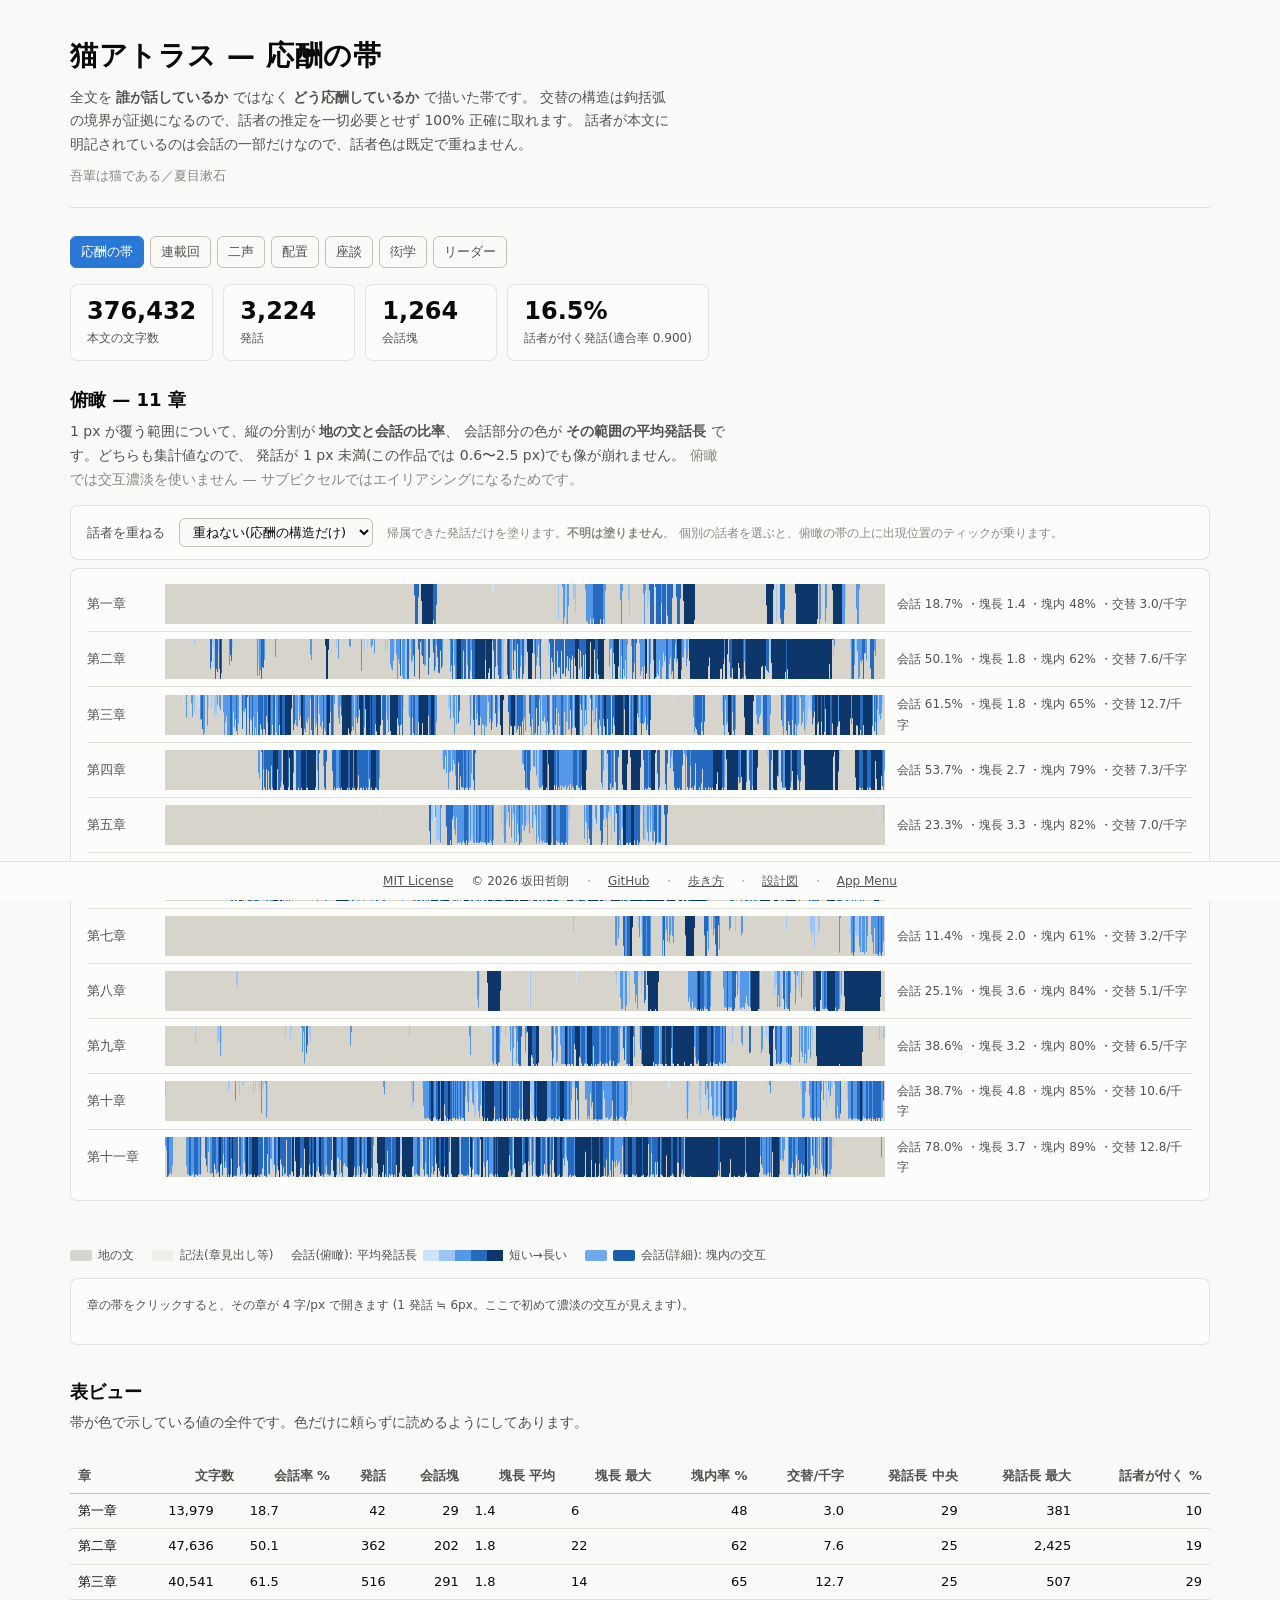
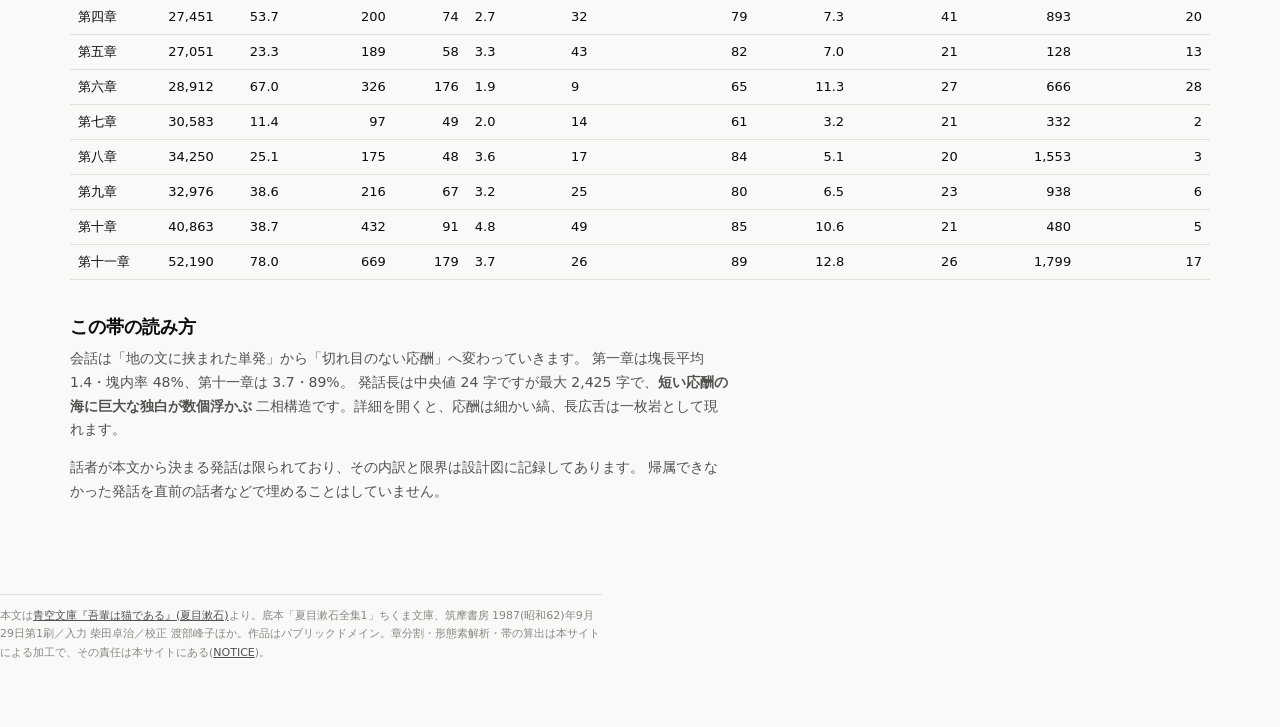
<file: web/index.html>
<!DOCTYPE html>
<html lang="ja">
<head>
<meta charset="utf-8">
<meta name="viewport" content="width=device-width, initial-scale=1">
<title>猫アトラス — 応酬の帯</title>
<meta name="description" content="夏目漱石『吾輩は猫である』一作を、地の文と会話文の直和・発話の交替構造から俯瞰する。">
<link rel="stylesheet" href="style.css">
</head>
<body>
<div class="wrap">

<header class="masthead">
  <h1>猫アトラス — 応酬の帯</h1>
  <p>全文を <strong>誰が話しているか</strong> ではなく <strong>どう応酬しているか</strong> で描いた帯です。
     交替の構造は鉤括弧の境界が証拠になるので、話者の推定を一切必要とせず 100% 正確に取れます。
     話者が本文に明記されているのは会話の一部だけなので、話者色は既定で重ねません。</p>
  <p class="work" id="work"></p>
</header>

<nav class="chapter-nav">
  <a href="index.html" aria-current="page">応酬の帯</a>
  <a href="chrono.html">連載回</a>
  <a href="futakoe.html">二声</a>
  <a href="haichi.html">配置</a>
  <a href="zadan.html">座談</a>
  <a href="gendaku.html">衒学</a>
  <a href="reader.html?ch=1">リーダー</a>
</nav>

<div class="tiles" id="tiles"></div>

<section style="margin-top:0">
  <h2>俯瞰 — 11 章</h2>
  <p class="lede">1 px が覆う範囲について、縦の分割が <strong>地の文と会話の比率</strong>、
    会話部分の色が <strong>その範囲の平均発話長</strong> です。どちらも集計値なので、
    発話が 1 px 未満(この作品では 0.6〜2.5 px)でも像が崩れません。
    <span class="muted">俯瞰では交互濃淡を使いません — サブピクセルではエイリアシングになるためです。</span></p>

  <div class="filters">
    <label for="overlay">話者を重ねる</label>
    <select id="overlay"></select>
    <span class="hint">帰属できた発話だけを塗ります。<strong>不明は塗りません</strong>。
      個別の話者を選ぶと、俯瞰の帯の上に出現位置のティックが乗ります。</span>
  </div>

  <div class="band-list" id="bands"></div>
  <div class="readout" id="readout" role="status" aria-live="polite"></div>
  <div class="legend" id="legend"></div>

  <div class="detail" id="detail"></div>
</section>

<section>
  <h2>表ビュー</h2>
  <p class="lede">帯が色で示している値の全件です。色だけに頼らずに読めるようにしてあります。</p>
  <div class="tv-wrap">
    <table class="tv">
      <thead>
        <tr>
          <th>章</th><th>文字数</th><th>会話率 %</th><th>発話</th><th>会話塊</th>
          <th>塊長 平均</th><th>塊長 最大</th><th>塊内率 %</th><th>交替/千字</th>
          <th>発話長 中央</th><th>発話長 最大</th><th>話者が付く %</th>
        </tr>
      </thead>
      <tbody id="tableBody"></tbody>
    </table>
  </div>
</section>

<section>
  <h2>この帯の読み方</h2>
  <p class="lede">
    会話は「地の文に挟まれた単発」から「切れ目のない応酬」へ変わっていきます。
    第一章は塊長平均 1.4・塊内率 48%、第十一章は 3.7・89%。
    発話長は中央値 24 字ですが最大 2,425 字で、<strong>短い応酬の海に巨大な独白が数個浮かぶ</strong>
    二相構造です。詳細を開くと、応酬は細かい縞、長広舌は一枚岩として現れます。
  </p>
  <p class="lede muted">
    話者が本文から決まる発話は限られており、その内訳と限界は設計図に記録してあります。
    帰属できなかった発話を直前の話者などで埋めることはしていません。
  </p>
</section>

</div>

<p class="attr">本文は<a href="https://www.aozora.gr.jp/cards/000148/card789.html">青空文庫『吾輩は猫である』(夏目漱石)</a>より。底本「夏目漱石全集1」ちくま文庫、筑摩書房 1987(昭和62)年9月29日第1刷／入力 柴田卓治／校正 渡部峰子ほか。作品はパブリックドメイン。章分割・形態素解析・帯の算出は本サイトによる加工で、その責任は本サイトにある(<a href="https://github.com/twill3c/neko-atlas/blob/master/NOTICE">NOTICE</a>)。</p>

<footer class="site">
  <a href="https://github.com/twill3c/neko-atlas/blob/master/LICENSE">MIT License</a>
  <span>© 2026 坂田哲朗</span>
  <span class="fsep">・</span><a href="https://github.com/twill3c/neko-atlas">GitHub</a>
  <span class="fsep">・</span><a href="https://claude.ai/code/artifact/c3048f58-cbf5-4e1b-a496-c51c121341f5">歩き方</a>
  <span class="fsep">・</span><a href="https://claude.ai/code/artifact/ae20ea82-2023-488d-8b1d-e463c3ca7f11">設計図</a>
  <span class="fsep">・</span><a href="https://app-menu-amber.vercel.app/">App Menu</a>
</footer>

<script src="band.js"></script>
</body>
</html>
</file>
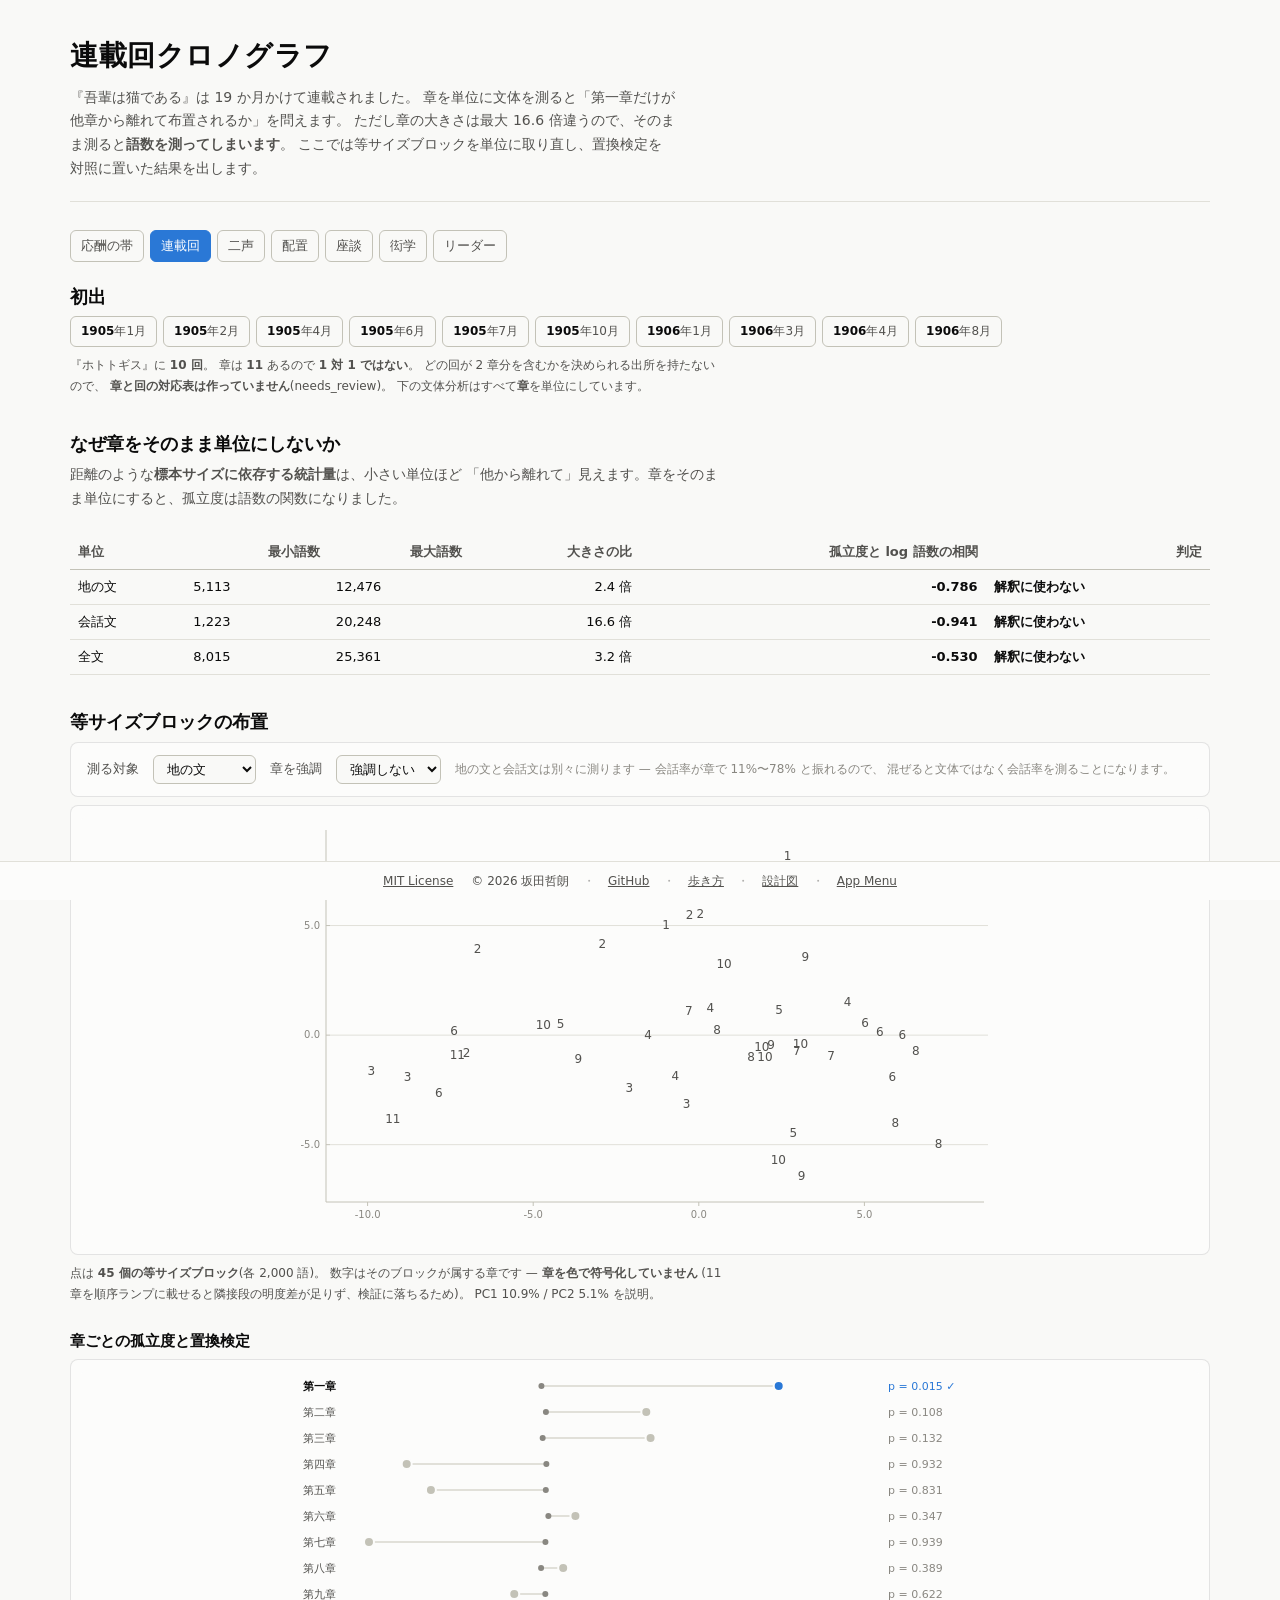
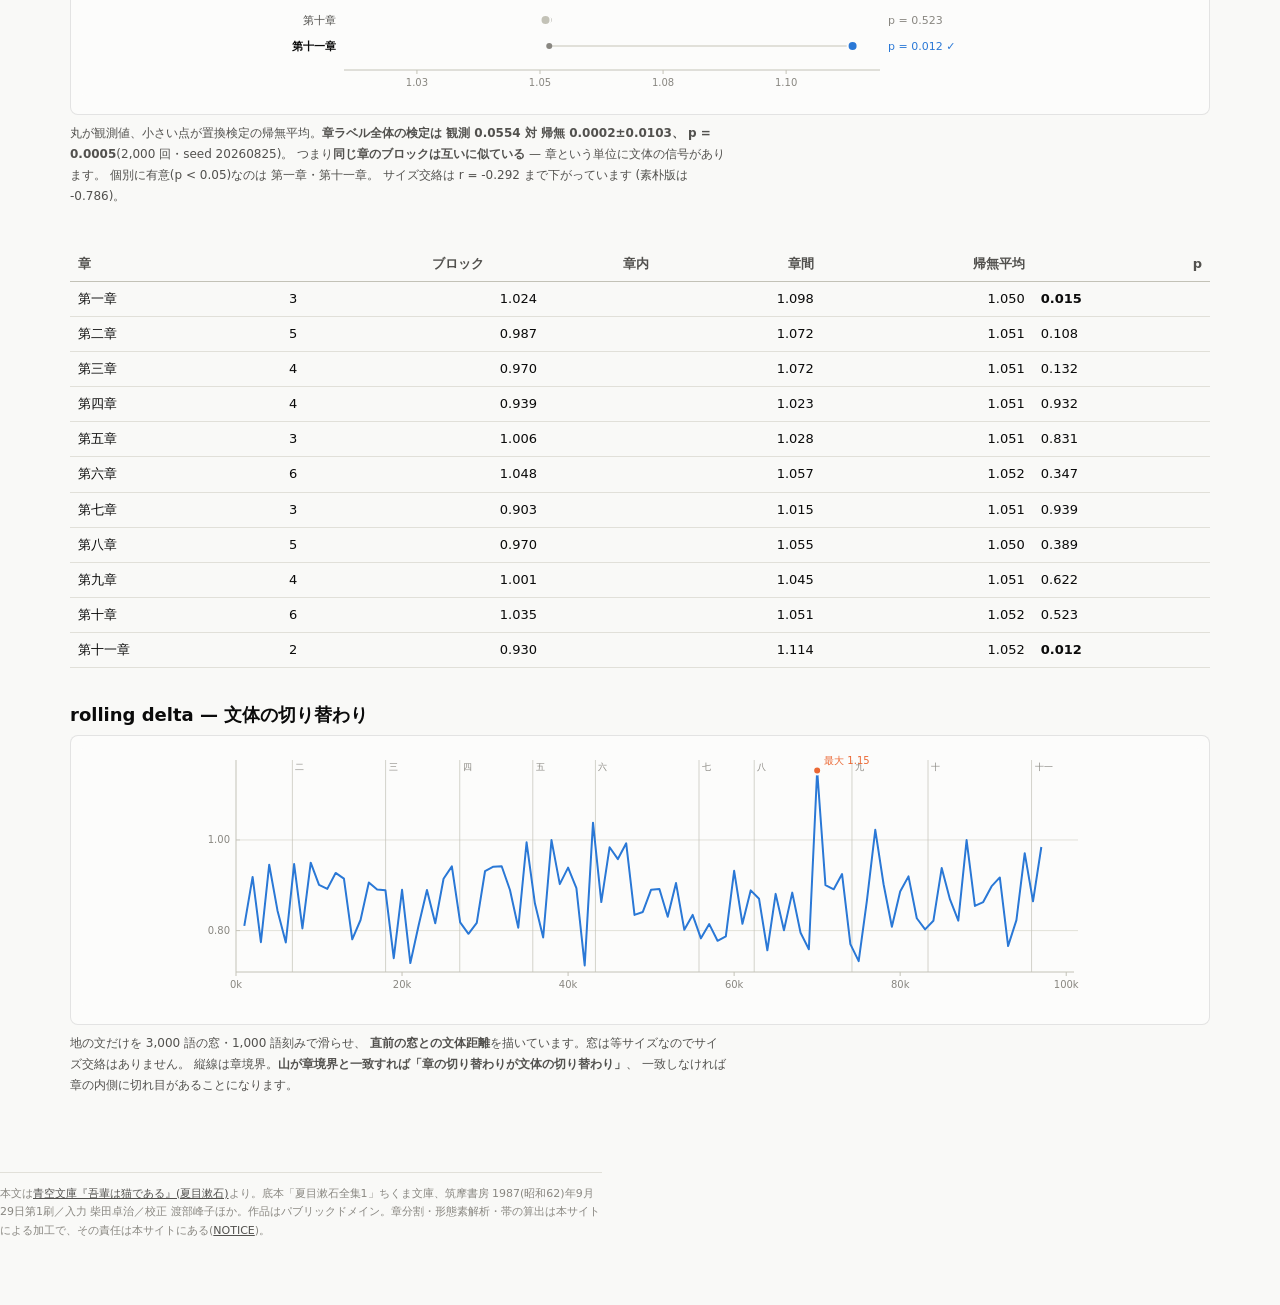
<file: web/chrono.html>
<!DOCTYPE html>
<html lang="ja">
<head>
<meta charset="utf-8">
<meta name="viewport" content="width=device-width, initial-scale=1">
<title>連載回クロノグラフ — 猫アトラス</title>
<link rel="stylesheet" href="style.css">
</head>
<body>
<div class="wrap">

<header class="masthead">
  <h1>連載回クロノグラフ</h1>
  <p>『吾輩は猫である』は 19 か月かけて連載されました。
     章を単位に文体を測ると「第一章だけが他章から離れて布置されるか」を問えます。
     ただし章の大きさは最大 16.6 倍違うので、そのまま測ると<strong>語数を測ってしまいます</strong>。
     ここでは等サイズブロックを単位に取り直し、置換検定を対照に置いた結果を出します。</p>
</header>

<nav class="chapter-nav">
  <a href="index.html">応酬の帯</a>
  <a href="chrono.html" aria-current="page">連載回</a>
  <a href="futakoe.html">二声</a>
  <a href="haichi.html">配置</a>
  <a href="zadan.html">座談</a>
  <a href="gendaku.html">衒学</a>
  <a href="reader.html?ch=1">リーダー</a>
</nav>

<section style="margin-top:20px">
  <h2>初出</h2>
  <div id="serial"></div>
</section>

<section>
  <h2>なぜ章をそのまま単位にしないか</h2>
  <p class="lede">距離のような<strong>標本サイズに依存する統計量</strong>は、小さい単位ほど
    「他から離れて」見えます。章をそのまま単位にすると、孤立度は語数の関数になりました。</p>
  <div id="naive"></div>
</section>

<section>
  <h2>等サイズブロックの布置</h2>
  <div class="filters">
    <label for="voice">測る対象</label>
    <select id="voice"></select>
    <label for="focusCh">章を強調</label>
    <select id="focusCh"></select>
    <span class="hint">地の文と会話文は別々に測ります — 会話率が章で 11%〜78% と振れるので、
      混ぜると文体ではなく会話率を測ることになります。</span>
  </div>
  <div id="scatter"></div>
  <p class="note" id="scatterNote"></p>

  <h3 style="font-size:15px;margin:24px 0 4px">章ごとの孤立度と置換検定</h3>
  <div id="isolation"></div>
  <p class="note" id="isolationNote"></p>
  <div class="readout" id="readout" role="status" aria-live="polite"></div>
  <div id="isoTable"></div>
</section>

<section>
  <h2>rolling delta — 文体の切り替わり</h2>
  <div id="rolling"></div>
  <p class="note" id="rollingNote"></p>
</section>

</div>

<p class="attr">本文は<a href="https://www.aozora.gr.jp/cards/000148/card789.html">青空文庫『吾輩は猫である』(夏目漱石)</a>より。底本「夏目漱石全集1」ちくま文庫、筑摩書房 1987(昭和62)年9月29日第1刷／入力 柴田卓治／校正 渡部峰子ほか。作品はパブリックドメイン。章分割・形態素解析・帯の算出は本サイトによる加工で、その責任は本サイトにある(<a href="https://github.com/twill3c/neko-atlas/blob/master/NOTICE">NOTICE</a>)。</p>

<footer class="site">
  <a href="https://github.com/twill3c/neko-atlas/blob/master/LICENSE">MIT License</a>
  <span>© 2026 坂田哲朗</span>
  <span class="fsep">・</span><a href="https://github.com/twill3c/neko-atlas">GitHub</a>
  <span class="fsep">・</span><a href="https://claude.ai/code/artifact/c3048f58-cbf5-4e1b-a496-c51c121341f5">歩き方</a>
  <span class="fsep">・</span><a href="https://claude.ai/code/artifact/ae20ea82-2023-488d-8b1d-e463c3ca7f11">設計図</a>
  <span class="fsep">・</span><a href="https://app-menu-amber.vercel.app/">App Menu</a>
</footer>

<script type="module" src="chrono.js"></script>
</body>
</html>
</file>
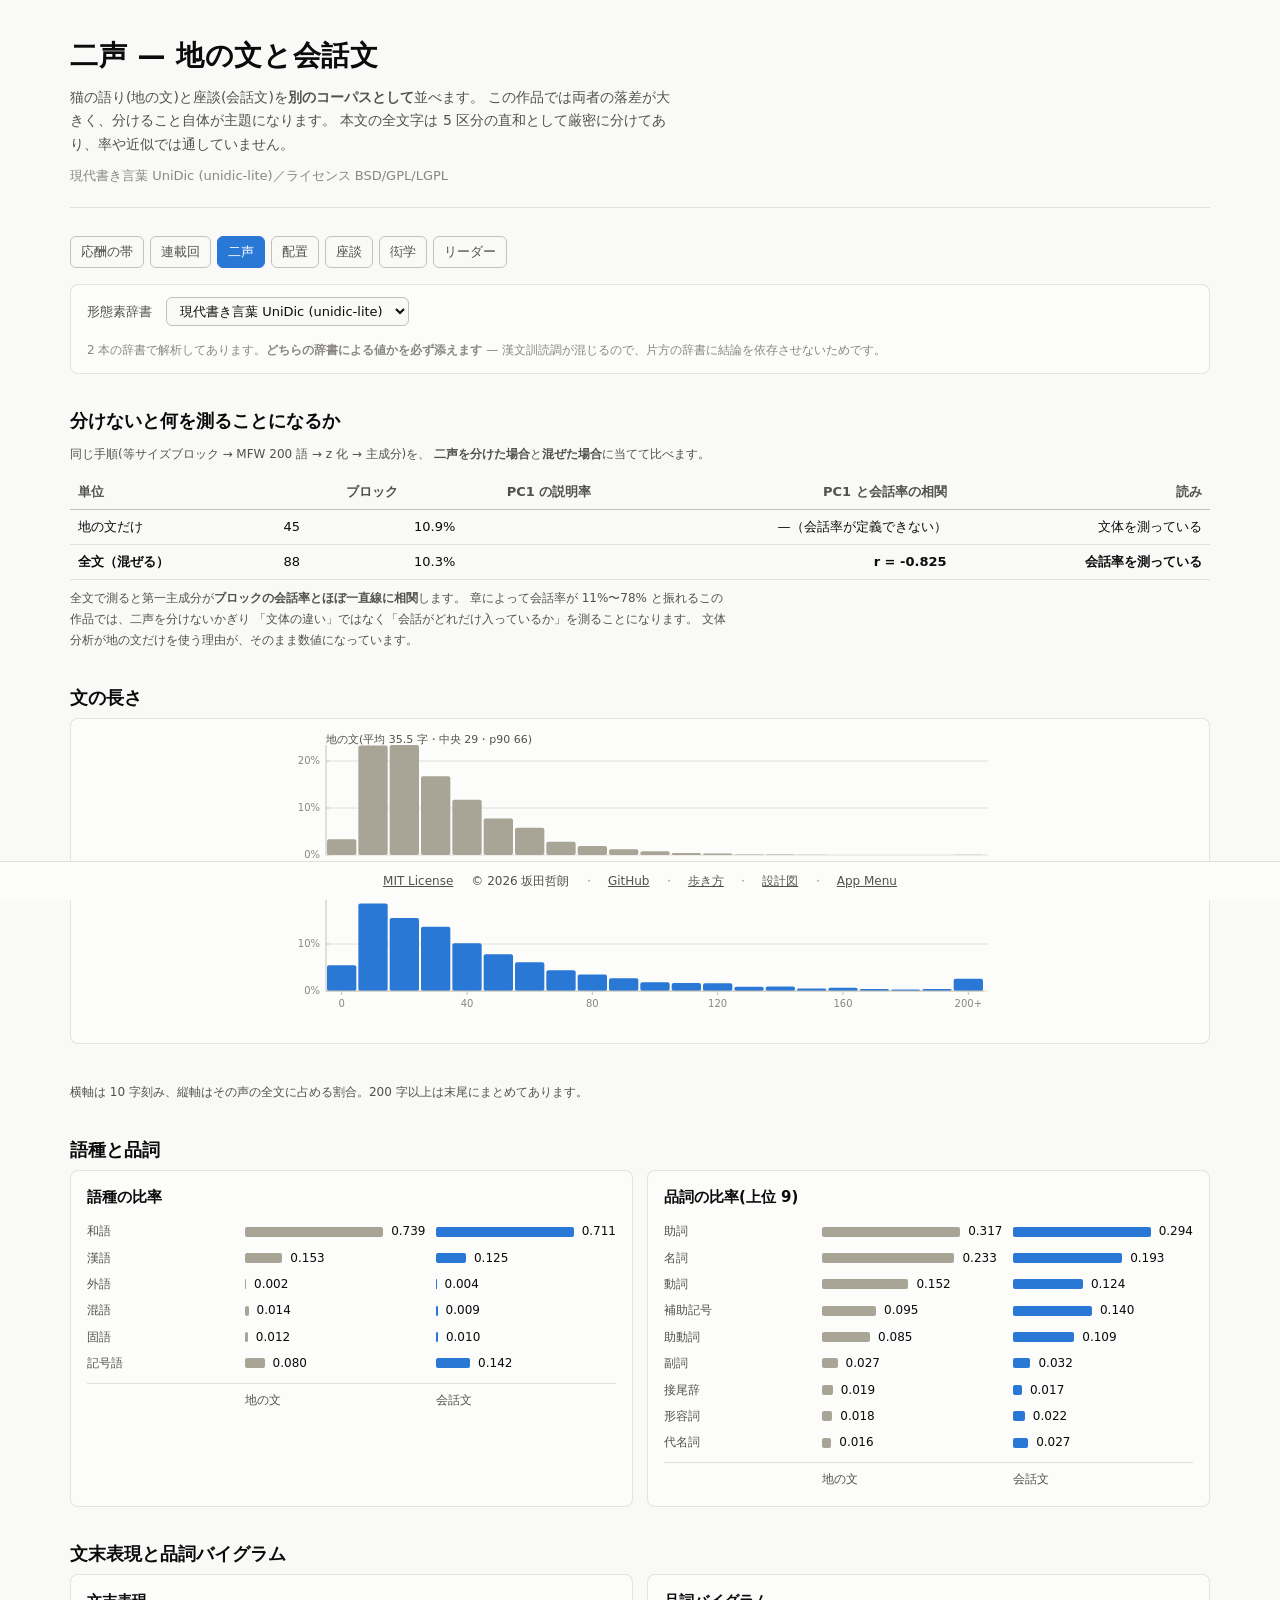
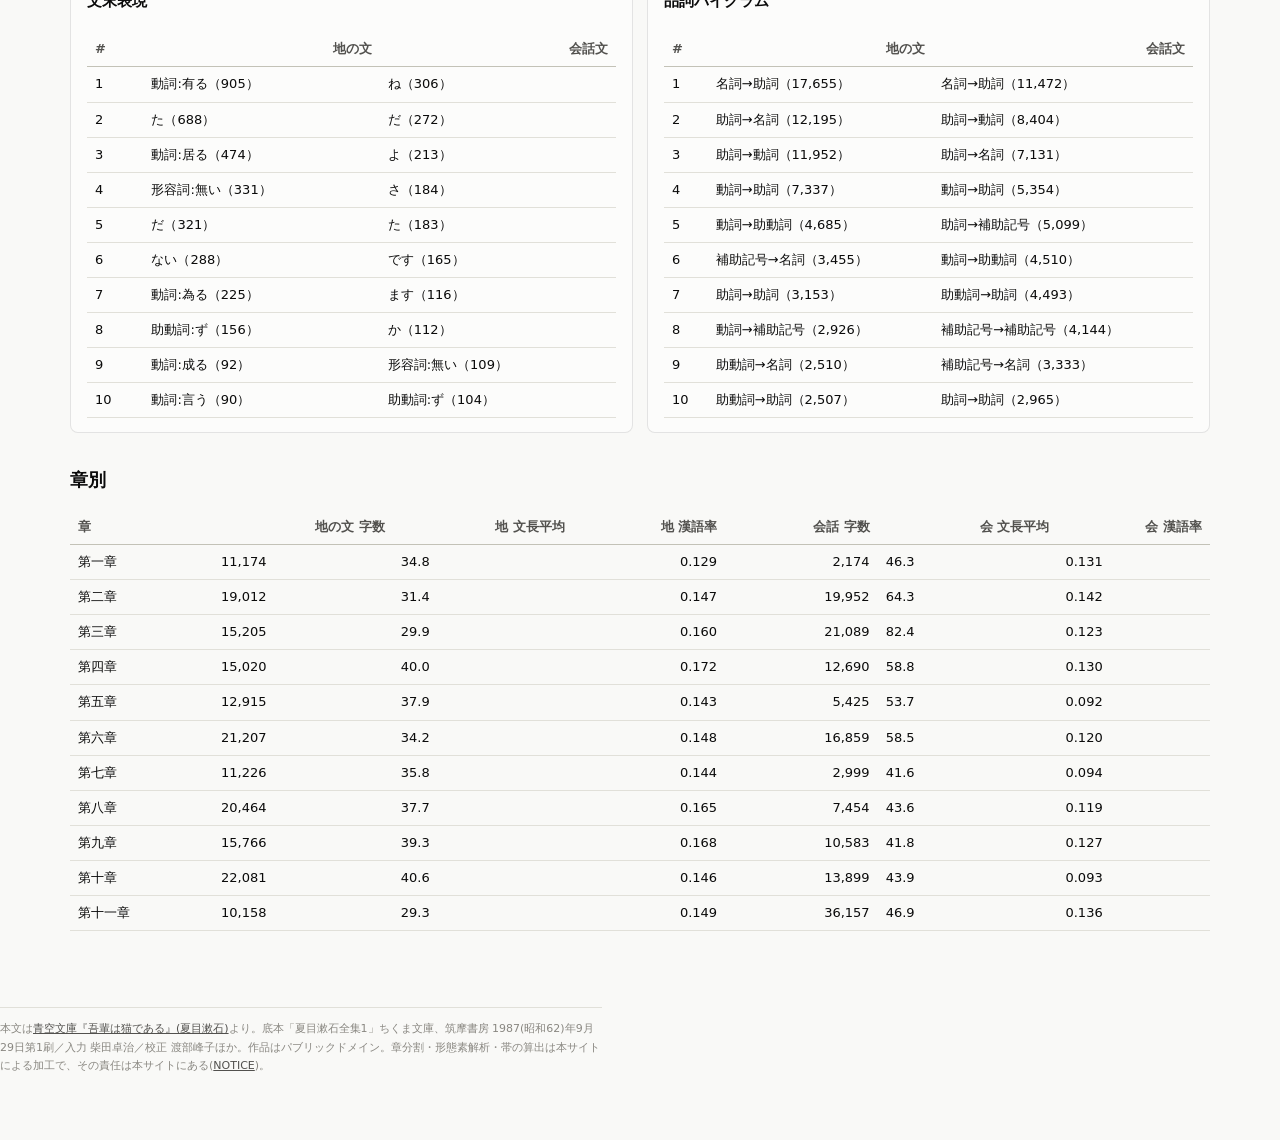
<file: web/futakoe.html>
<!DOCTYPE html>
<html lang="ja">
<head>
<meta charset="utf-8">
<meta name="viewport" content="width=device-width, initial-scale=1">
<title>二声 — 猫アトラス</title>
<link rel="stylesheet" href="style.css">
</head>
<body>
<div class="wrap">

<header class="masthead">
  <h1>二声 — 地の文と会話文</h1>
  <p>猫の語り(地の文)と座談(会話文)を<strong>別のコーパスとして</strong>並べます。
     この作品では両者の落差が大きく、分けること自体が主題になります。
     本文の全文字は 5 区分の直和として厳密に分けてあり、率や近似では通していません。</p>
  <p class="work" id="dictNote"></p>
</header>

<nav class="chapter-nav">
  <a href="index.html">応酬の帯</a>
  <a href="chrono.html">連載回</a>
  <a href="futakoe.html" aria-current="page">二声</a>
  <a href="haichi.html">配置</a>
  <a href="zadan.html">座談</a>
  <a href="gendaku.html">衒学</a>
  <a href="reader.html?ch=1">リーダー</a>
</nav>

<div class="filters" style="margin-top:16px">
  <label for="dict">形態素辞書</label>
  <select id="dict"></select>
  <span class="hint">2 本の辞書で解析してあります。<strong>どちらの辞書による値かを必ず添えます</strong> —
    漢文訓読調が混じるので、片方の辞書に結論を依存させないためです。</span>
</div>

<section>
  <h2>分けないと何を測ることになるか</h2>
  <div id="demo"></div>
</section>

<section>
  <h2>文の長さ</h2>
  <div class="panel" id="lenhist"></div>
  <div class="readout" id="readout" role="status" aria-live="polite"></div>
  <p class="note">横軸は 10 字刻み、縦軸はその声の全文に占める割合。200 字以上は末尾にまとめてあります。</p>
</section>

<section>
  <h2>語種と品詞</h2>
  <div class="cols">
    <div class="panel"><h3>語種の比率</h3><div id="goshu"></div></div>
    <div class="panel"><h3>品詞の比率(上位 9)</h3><div id="pos"></div></div>
  </div>
</section>

<section>
  <h2>文末表現と品詞バイグラム</h2>
  <div class="cols">
    <div class="panel"><h3>文末表現</h3><div id="bunmatsu"></div></div>
    <div class="panel"><h3>品詞バイグラム</h3><div id="bigram"></div></div>
  </div>
</section>

<section>
  <h2>章別</h2>
  <div id="bych"></div>
</section>

</div>

<p class="attr">本文は<a href="https://www.aozora.gr.jp/cards/000148/card789.html">青空文庫『吾輩は猫である』(夏目漱石)</a>より。底本「夏目漱石全集1」ちくま文庫、筑摩書房 1987(昭和62)年9月29日第1刷／入力 柴田卓治／校正 渡部峰子ほか。作品はパブリックドメイン。章分割・形態素解析・帯の算出は本サイトによる加工で、その責任は本サイトにある(<a href="https://github.com/twill3c/neko-atlas/blob/master/NOTICE">NOTICE</a>)。</p>

<footer class="site">
  <a href="https://github.com/twill3c/neko-atlas/blob/master/LICENSE">MIT License</a>
  <span>© 2026 坂田哲朗</span>
  <span class="fsep">・</span><a href="https://github.com/twill3c/neko-atlas">GitHub</a>
  <span class="fsep">・</span><a href="https://claude.ai/code/artifact/c3048f58-cbf5-4e1b-a496-c51c121341f5">歩き方</a>
  <span class="fsep">・</span><a href="https://claude.ai/code/artifact/ae20ea82-2023-488d-8b1d-e463c3ca7f11">設計図</a>
  <span class="fsep">・</span><a href="https://app-menu-amber.vercel.app/">App Menu</a>
</footer>

<script type="module" src="futakoe.js"></script>
</body>
</html>
</file>
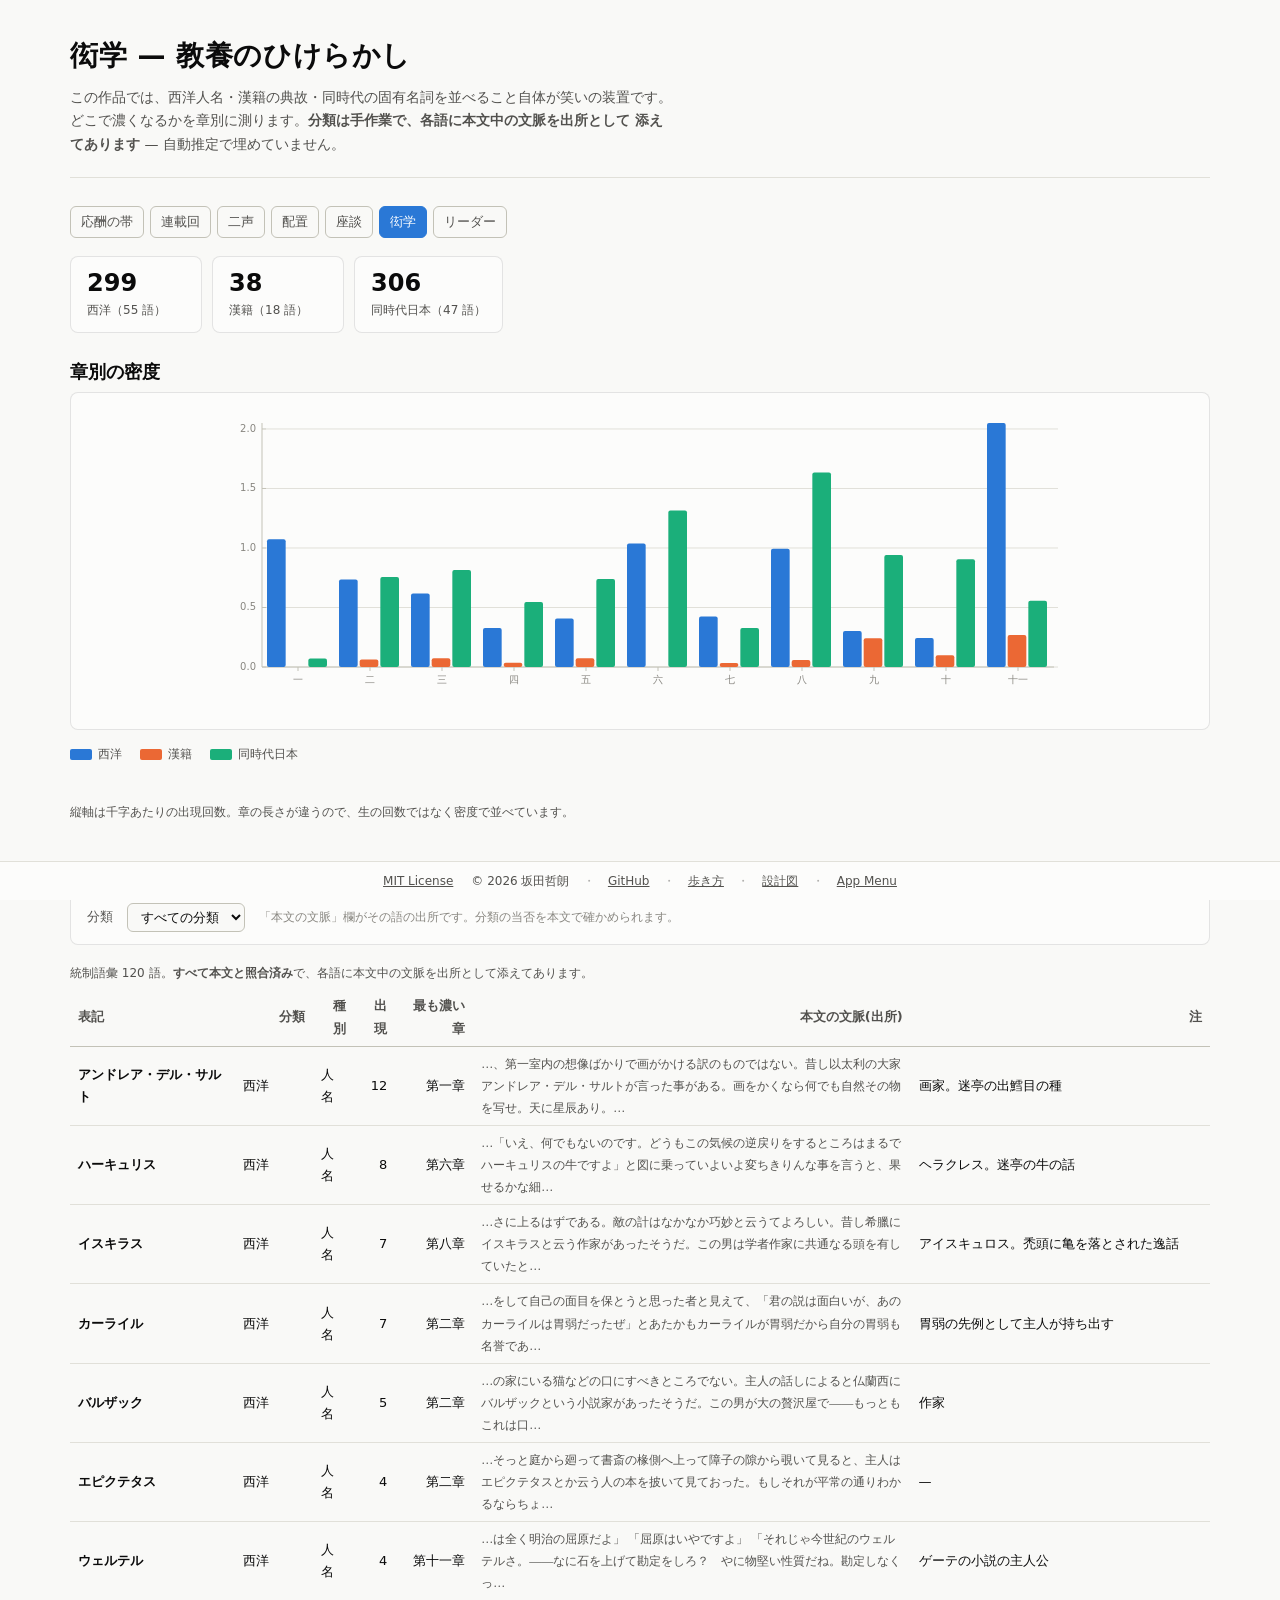
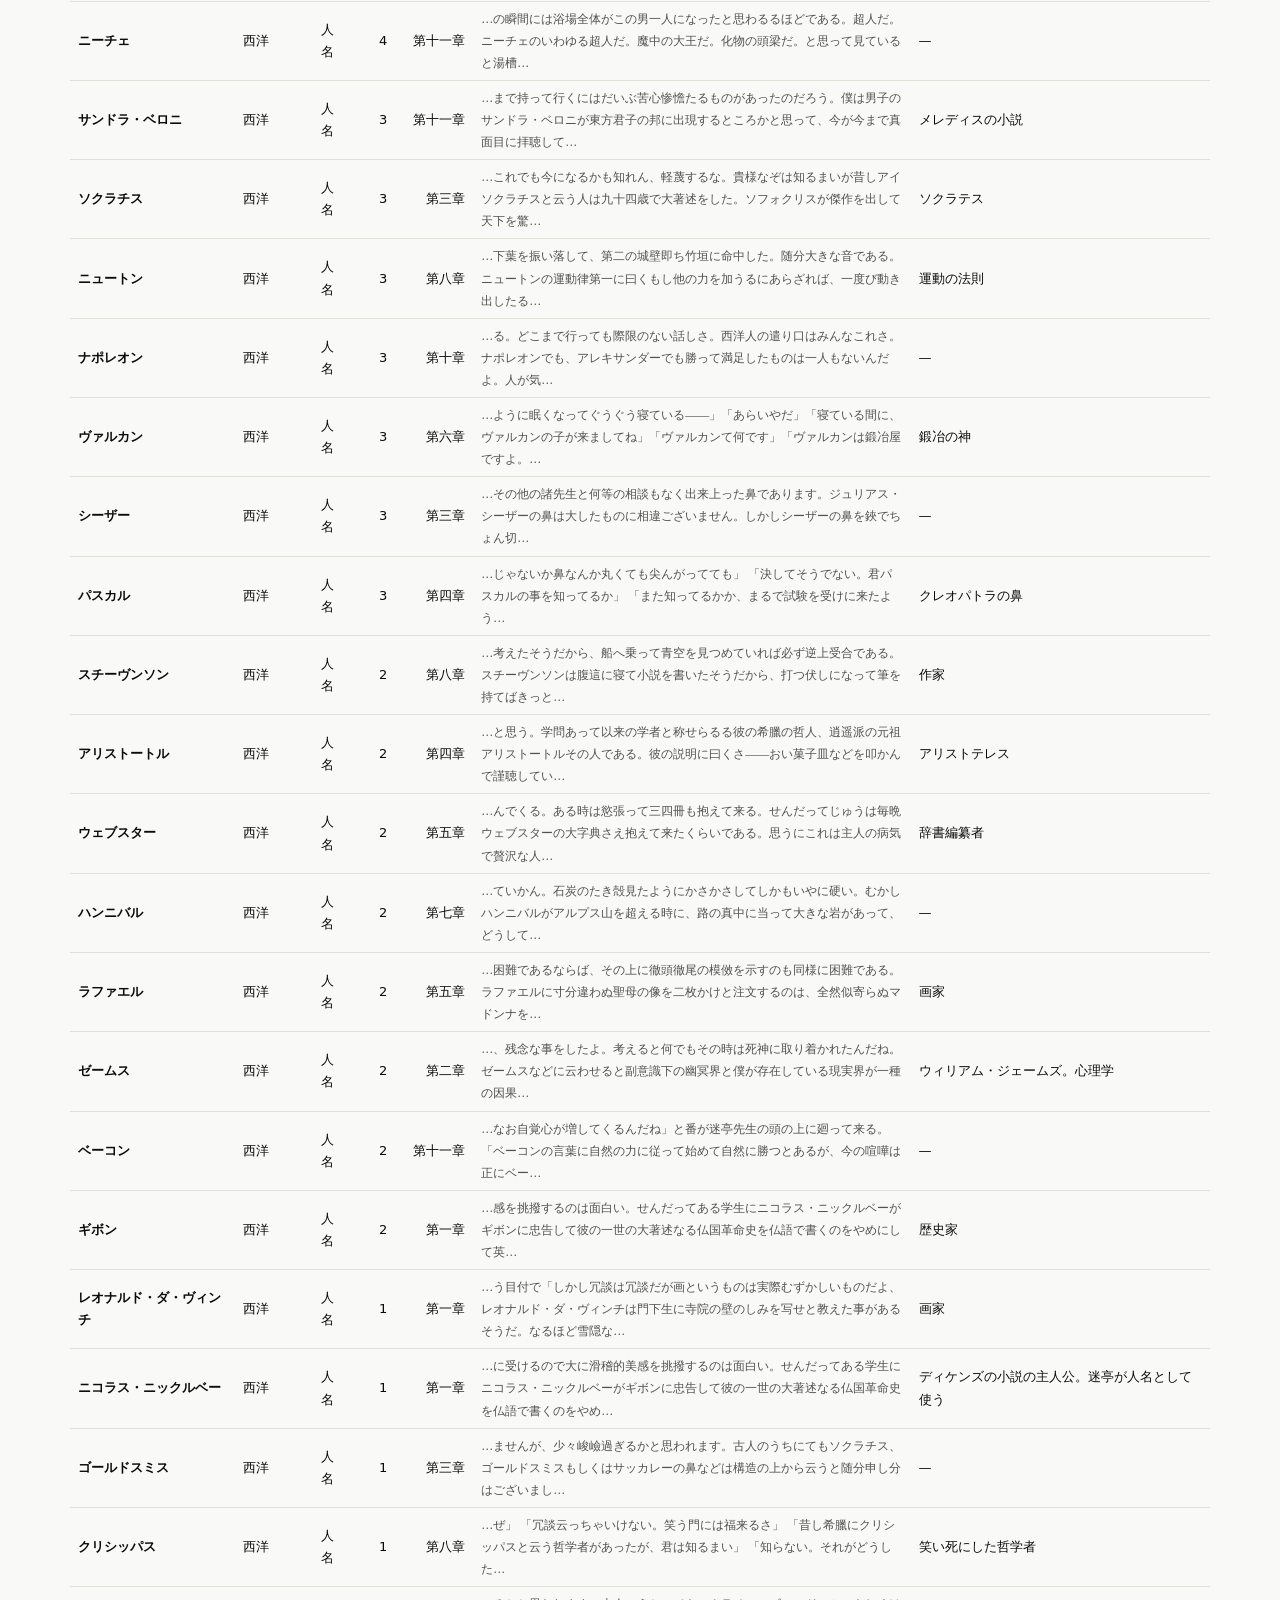
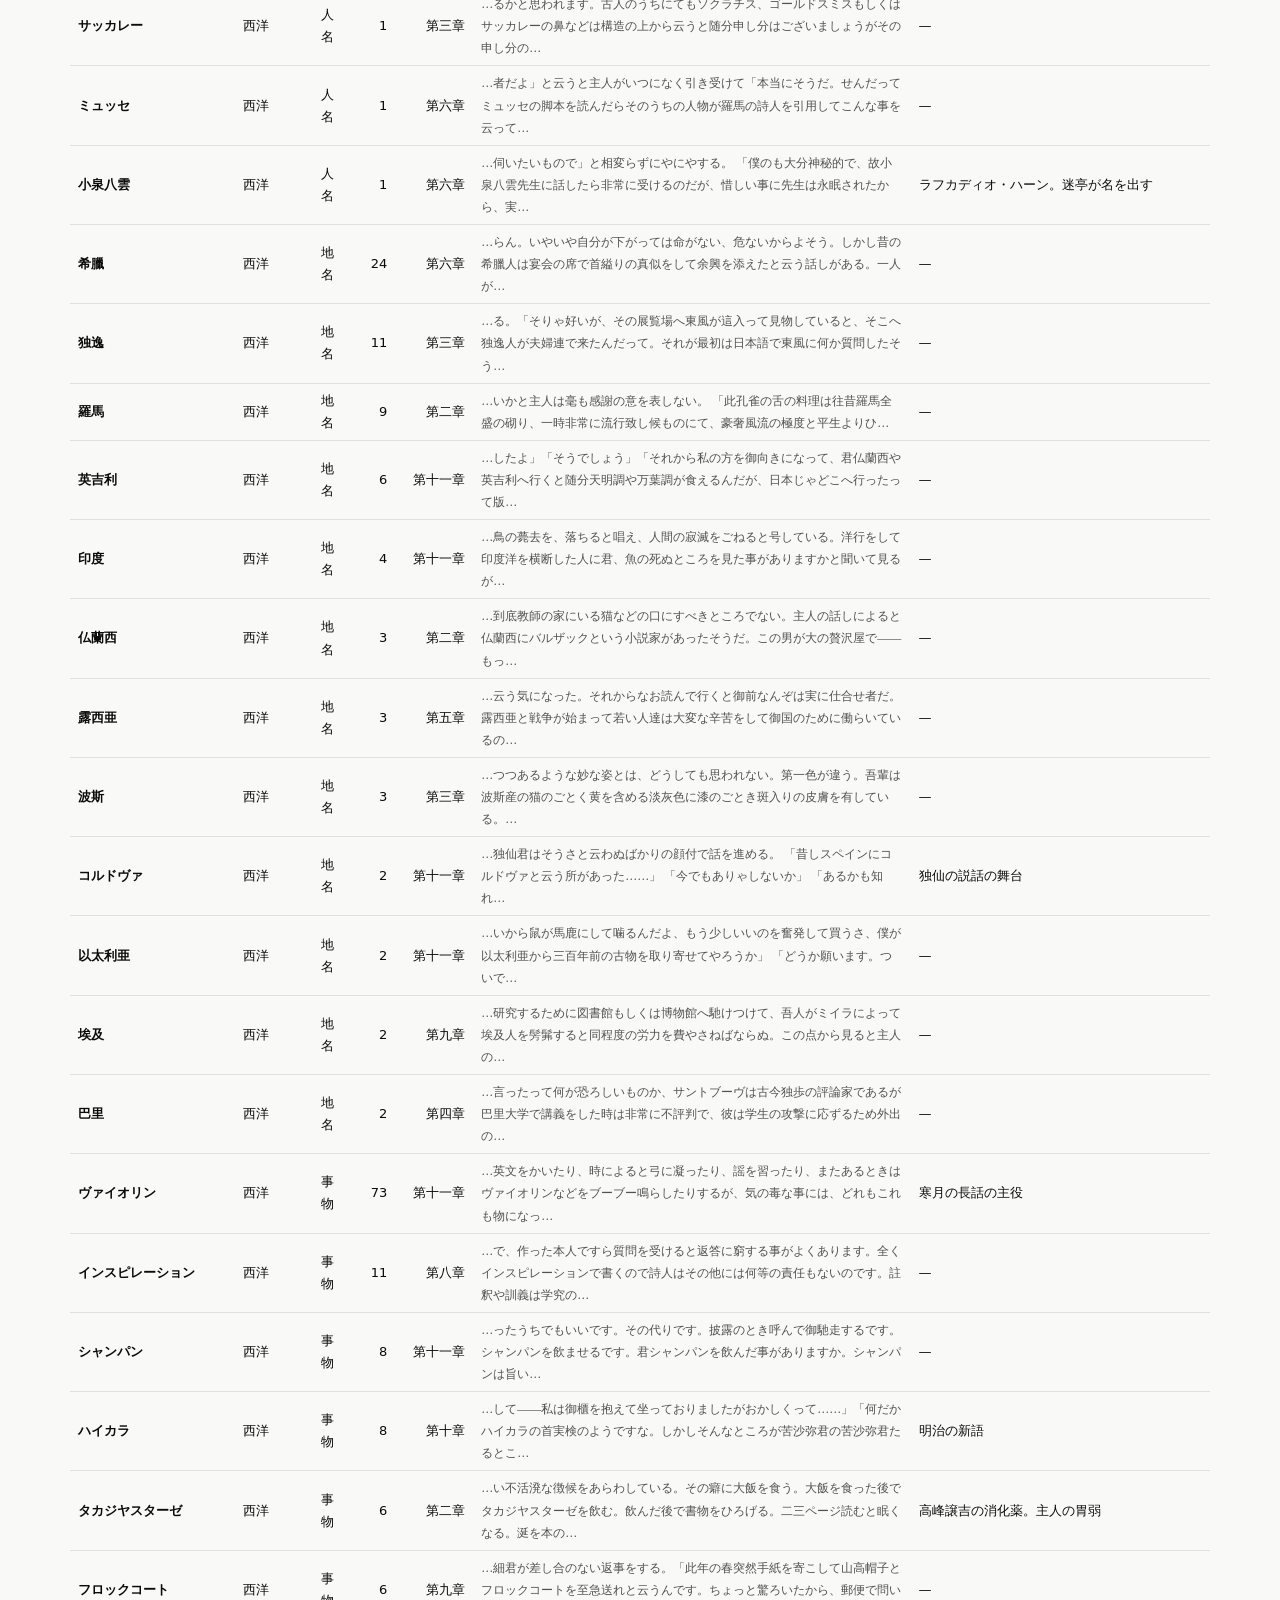
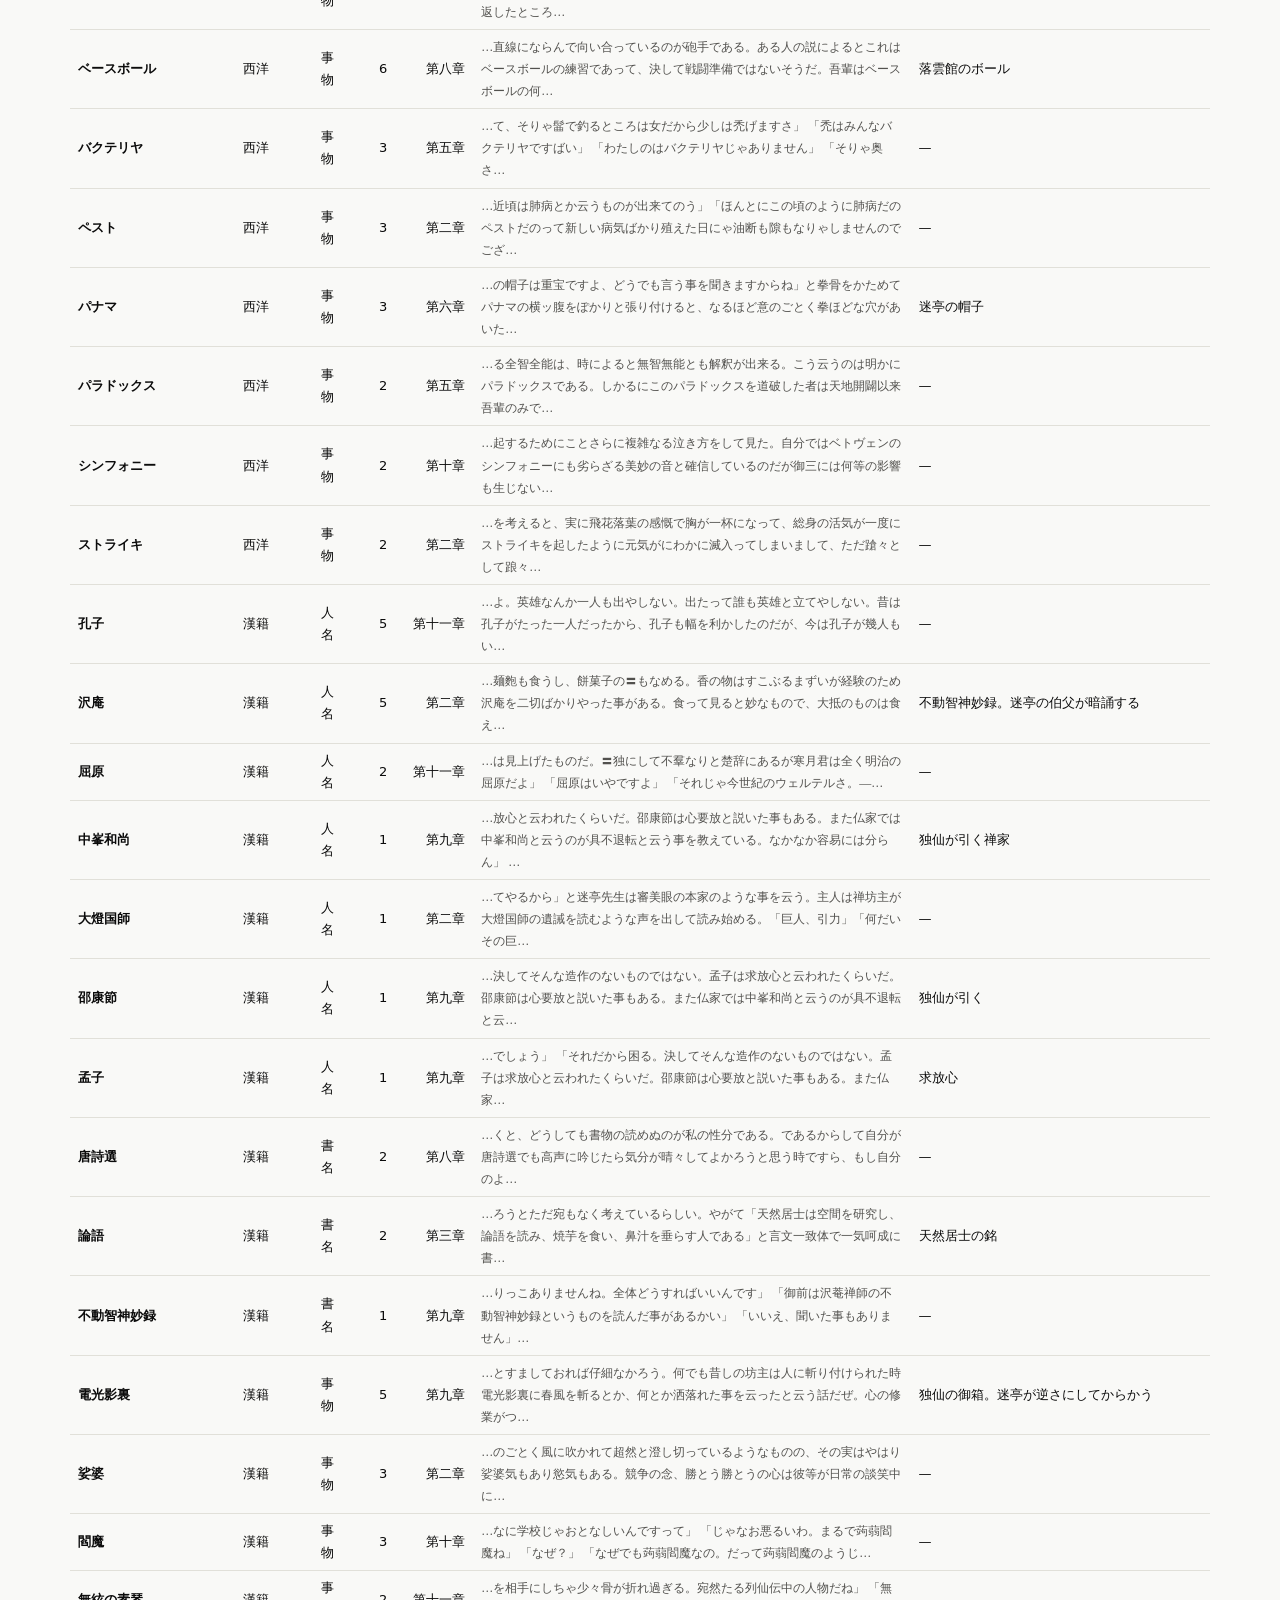
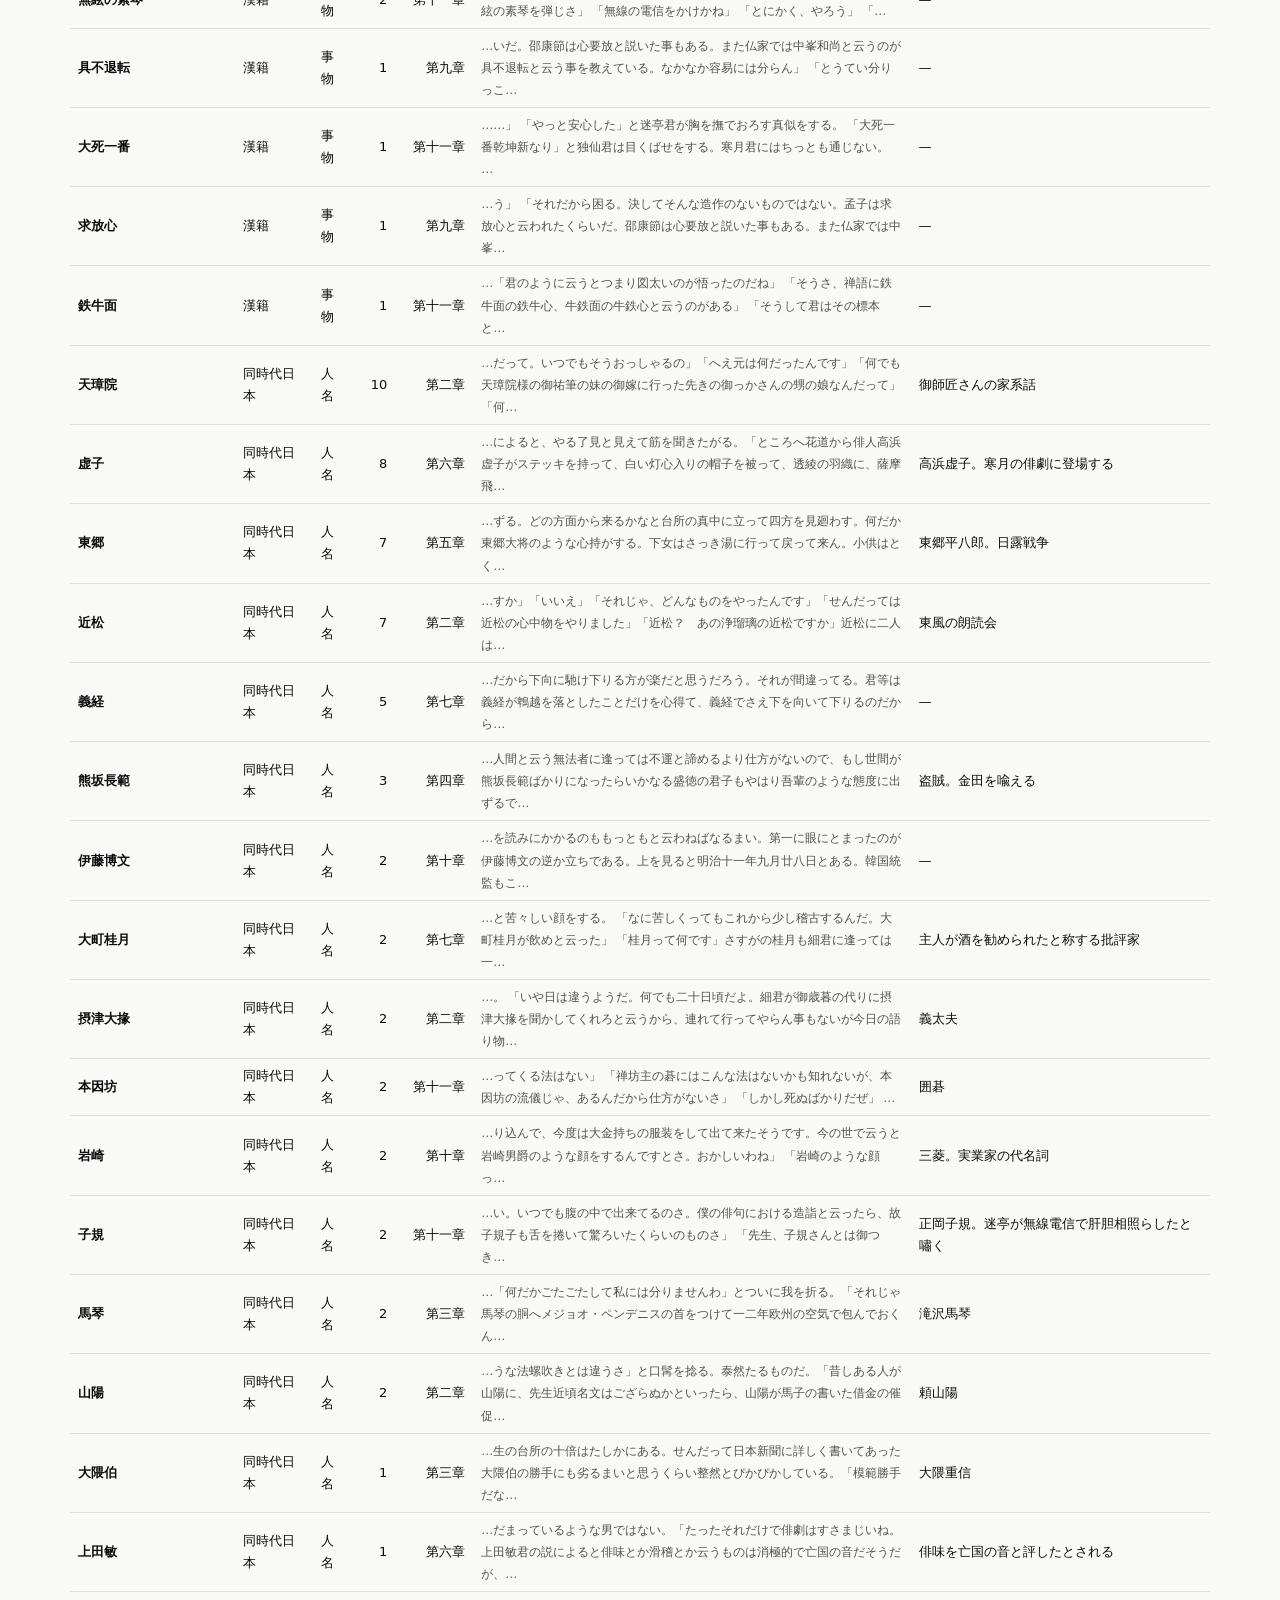
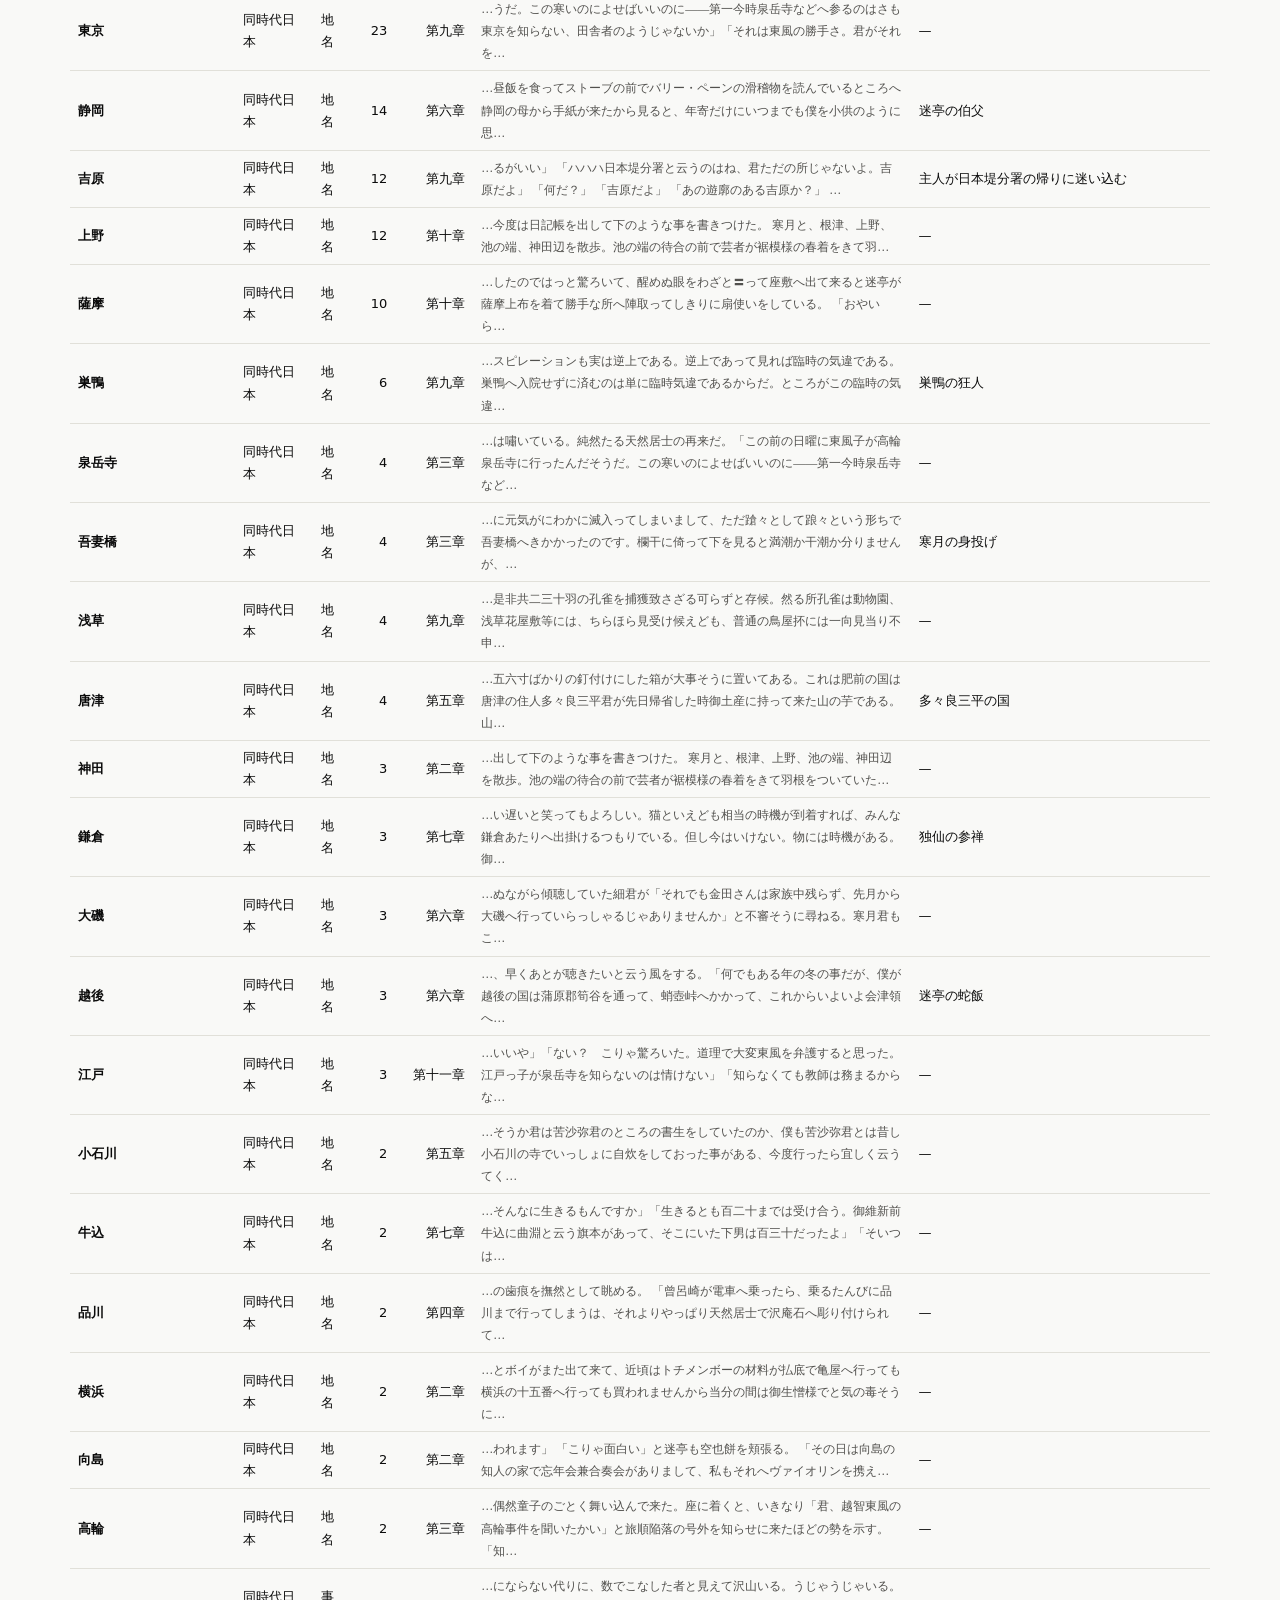
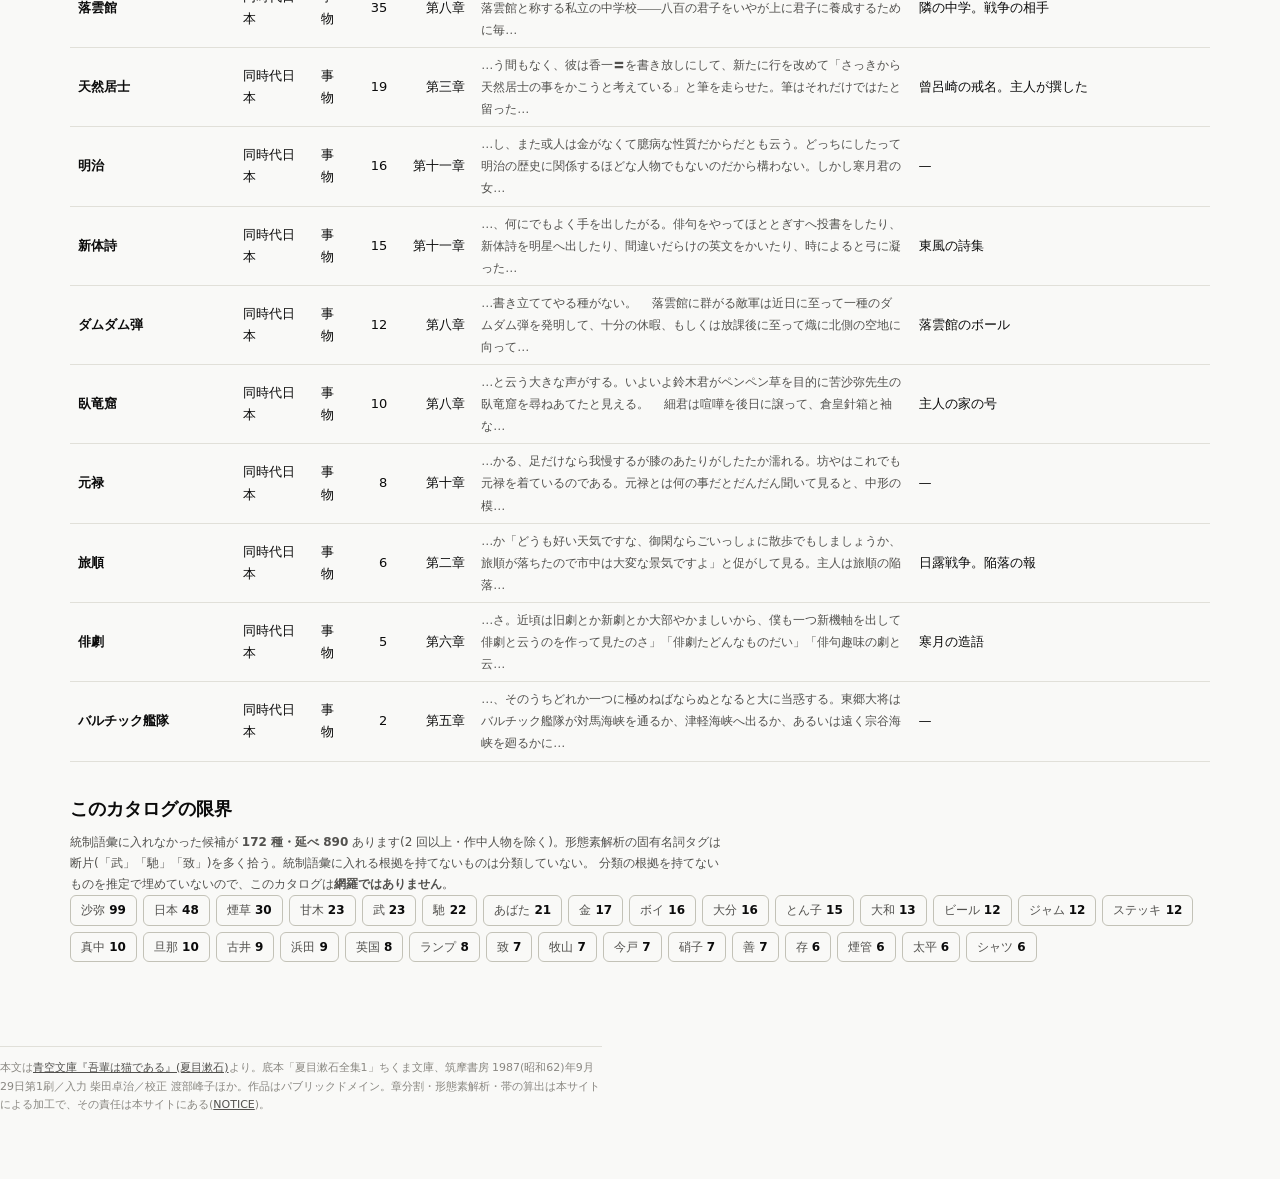
<file: web/gendaku.html>
<!DOCTYPE html>
<html lang="ja">
<head>
<meta charset="utf-8">
<meta name="viewport" content="width=device-width, initial-scale=1">
<title>衒学 — 猫アトラス</title>
<link rel="stylesheet" href="style.css">
</head>
<body>
<div class="wrap">

<header class="masthead">
  <h1>衒学 — 教養のひけらかし</h1>
  <p>この作品では、西洋人名・漢籍の典故・同時代の固有名詞を並べること自体が笑いの装置です。
     どこで濃くなるかを章別に測ります。<strong>分類は手作業で、各語に本文中の文脈を出所として
     添えてあります</strong> — 自動推定で埋めていません。</p>
</header>

<nav class="chapter-nav">
  <a href="index.html">応酬の帯</a>
  <a href="chrono.html">連載回</a>
  <a href="futakoe.html">二声</a>
  <a href="haichi.html">配置</a>
  <a href="zadan.html">座談</a>
  <a href="gendaku.html" aria-current="page">衒学</a>
  <a href="reader.html?ch=1">リーダー</a>
</nav>

<div class="tiles" id="tiles" style="margin-top:18px"></div>

<section style="margin-top:0">
  <h2>章別の密度</h2>
  <div id="bychapter" class="panel"></div>
  <div class="legend" id="legend"></div>
  <div class="readout" id="readout" role="status" aria-live="polite"></div>
  <p class="note">縦軸は千字あたりの出現回数。章の長さが違うので、生の回数ではなく密度で並べています。</p>
</section>

<section>
  <h2>カタログ</h2>
  <div class="filters">
    <label for="cls">分類</label>
    <select id="cls"></select>
    <span class="hint">「本文の文脈」欄がその語の出所です。分類の当否を本文で確かめられます。</span>
  </div>
  <div id="catalog"></div>
</section>

<section>
  <h2>このカタログの限界</h2>
  <div id="limits"></div>
</section>

</div>

<p class="attr">本文は<a href="https://www.aozora.gr.jp/cards/000148/card789.html">青空文庫『吾輩は猫である』(夏目漱石)</a>より。底本「夏目漱石全集1」ちくま文庫、筑摩書房 1987(昭和62)年9月29日第1刷／入力 柴田卓治／校正 渡部峰子ほか。作品はパブリックドメイン。章分割・形態素解析・帯の算出は本サイトによる加工で、その責任は本サイトにある(<a href="https://github.com/twill3c/neko-atlas/blob/master/NOTICE">NOTICE</a>)。</p>

<footer class="site">
  <a href="https://github.com/twill3c/neko-atlas/blob/master/LICENSE">MIT License</a>
  <span>© 2026 坂田哲朗</span>
  <span class="fsep">・</span><a href="https://github.com/twill3c/neko-atlas">GitHub</a>
  <span class="fsep">・</span><a href="https://claude.ai/code/artifact/c3048f58-cbf5-4e1b-a496-c51c121341f5">歩き方</a>
  <span class="fsep">・</span><a href="https://claude.ai/code/artifact/ae20ea82-2023-488d-8b1d-e463c3ca7f11">設計図</a>
  <span class="fsep">・</span><a href="https://app-menu-amber.vercel.app/">App Menu</a>
</footer>

<script type="module" src="gendaku.js"></script>
</body>
</html>
</file>
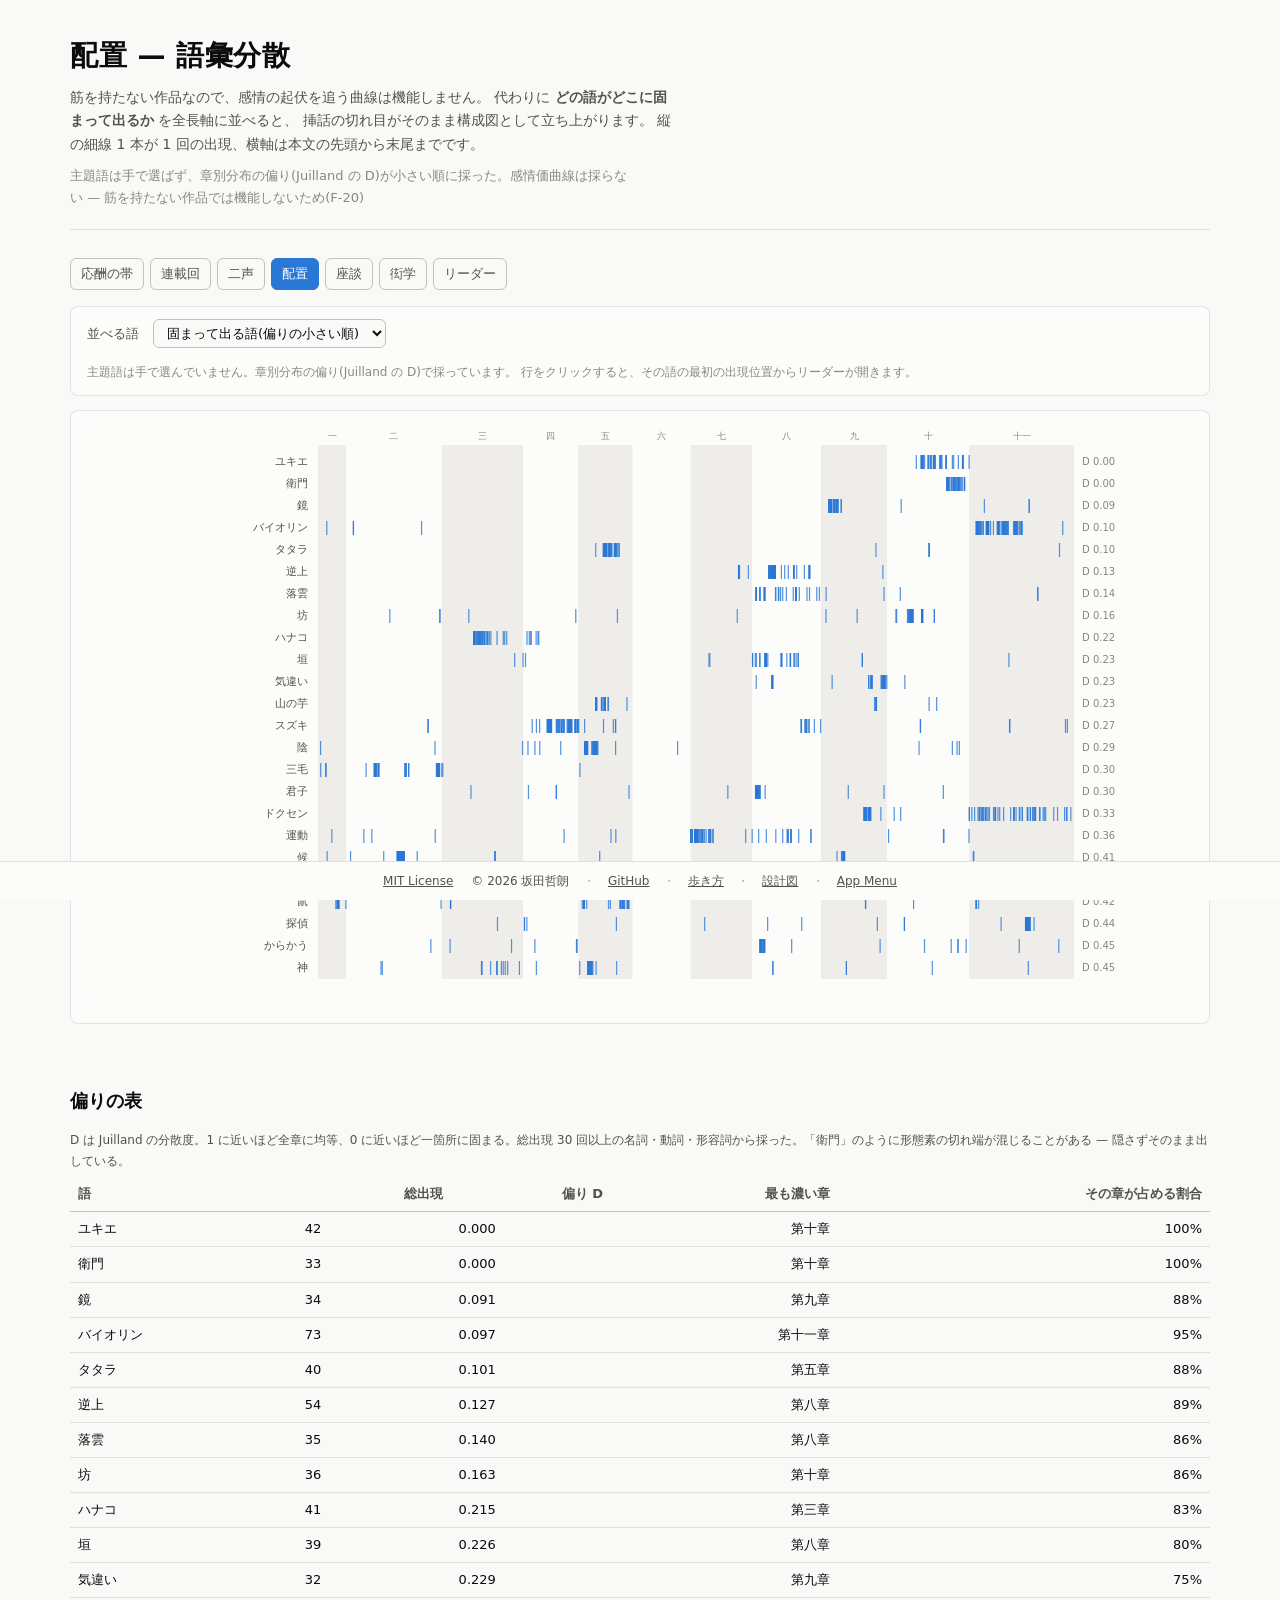
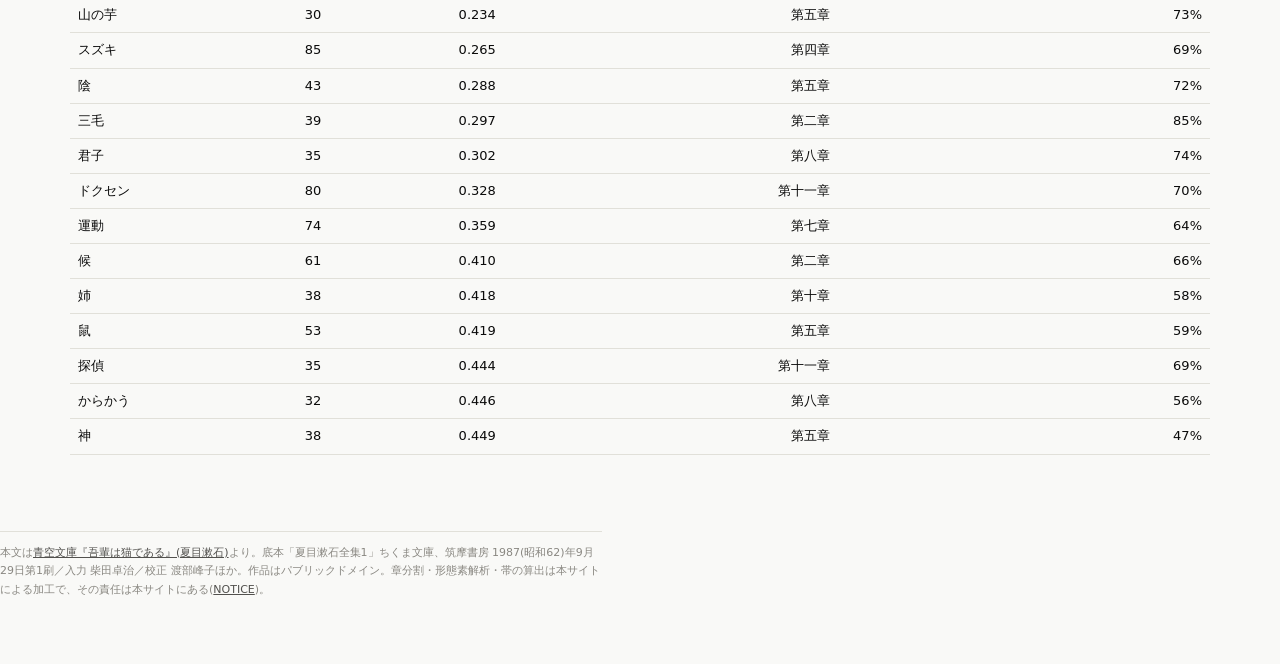
<file: web/haichi.html>
<!DOCTYPE html>
<html lang="ja">
<head>
<meta charset="utf-8">
<meta name="viewport" content="width=device-width, initial-scale=1">
<title>配置 — 猫アトラス</title>
<link rel="stylesheet" href="style.css">
</head>
<body>
<div class="wrap">

<header class="masthead">
  <h1>配置 — 語彙分散</h1>
  <p>筋を持たない作品なので、感情の起伏を追う曲線は機能しません。
     代わりに <strong>どの語がどこに固まって出るか</strong> を全長軸に並べると、
     挿話の切れ目がそのまま構成図として立ち上がります。
     縦の細線 1 本が 1 回の出現、横軸は本文の先頭から末尾までです。</p>
  <p class="work" id="note"></p>
</header>

<nav class="chapter-nav">
  <a href="index.html">応酬の帯</a>
  <a href="chrono.html">連載回</a>
  <a href="futakoe.html">二声</a>
  <a href="haichi.html" aria-current="page">配置</a>
  <a href="zadan.html">座談</a>
  <a href="gendaku.html">衒学</a>
  <a href="reader.html?ch=1">リーダー</a>
</nav>

<div class="filters" style="margin-top:16px">
  <label for="mode">並べる語</label>
  <select id="mode">
    <option value="concentrated">固まって出る語(偏りの小さい順)</option>
    <option value="persons">人物(異名をまとめて)</option>
  </select>
  <span class="hint">主題語は手で選んでいません。章別分布の偏り(Juilland の D)で採っています。
    行をクリックすると、その語の最初の出現位置からリーダーが開きます。</span>
</div>

<section style="margin-top:14px">
  <div id="dispersion"></div>
  <div class="readout" id="readout" role="status" aria-live="polite"></div>
</section>

<section>
  <h2>偏りの表</h2>
  <div id="dtable"></div>
</section>

</div>

<p class="attr">本文は<a href="https://www.aozora.gr.jp/cards/000148/card789.html">青空文庫『吾輩は猫である』(夏目漱石)</a>より。底本「夏目漱石全集1」ちくま文庫、筑摩書房 1987(昭和62)年9月29日第1刷／入力 柴田卓治／校正 渡部峰子ほか。作品はパブリックドメイン。章分割・形態素解析・帯の算出は本サイトによる加工で、その責任は本サイトにある(<a href="https://github.com/twill3c/neko-atlas/blob/master/NOTICE">NOTICE</a>)。</p>

<footer class="site">
  <a href="https://github.com/twill3c/neko-atlas/blob/master/LICENSE">MIT License</a>
  <span>© 2026 坂田哲朗</span>
  <span class="fsep">・</span><a href="https://github.com/twill3c/neko-atlas">GitHub</a>
  <span class="fsep">・</span><a href="https://claude.ai/code/artifact/c3048f58-cbf5-4e1b-a496-c51c121341f5">歩き方</a>
  <span class="fsep">・</span><a href="https://claude.ai/code/artifact/ae20ea82-2023-488d-8b1d-e463c3ca7f11">設計図</a>
  <span class="fsep">・</span><a href="https://app-menu-amber.vercel.app/">App Menu</a>
</footer>

<script type="module" src="haichi.js"></script>
</body>
</html>
</file>
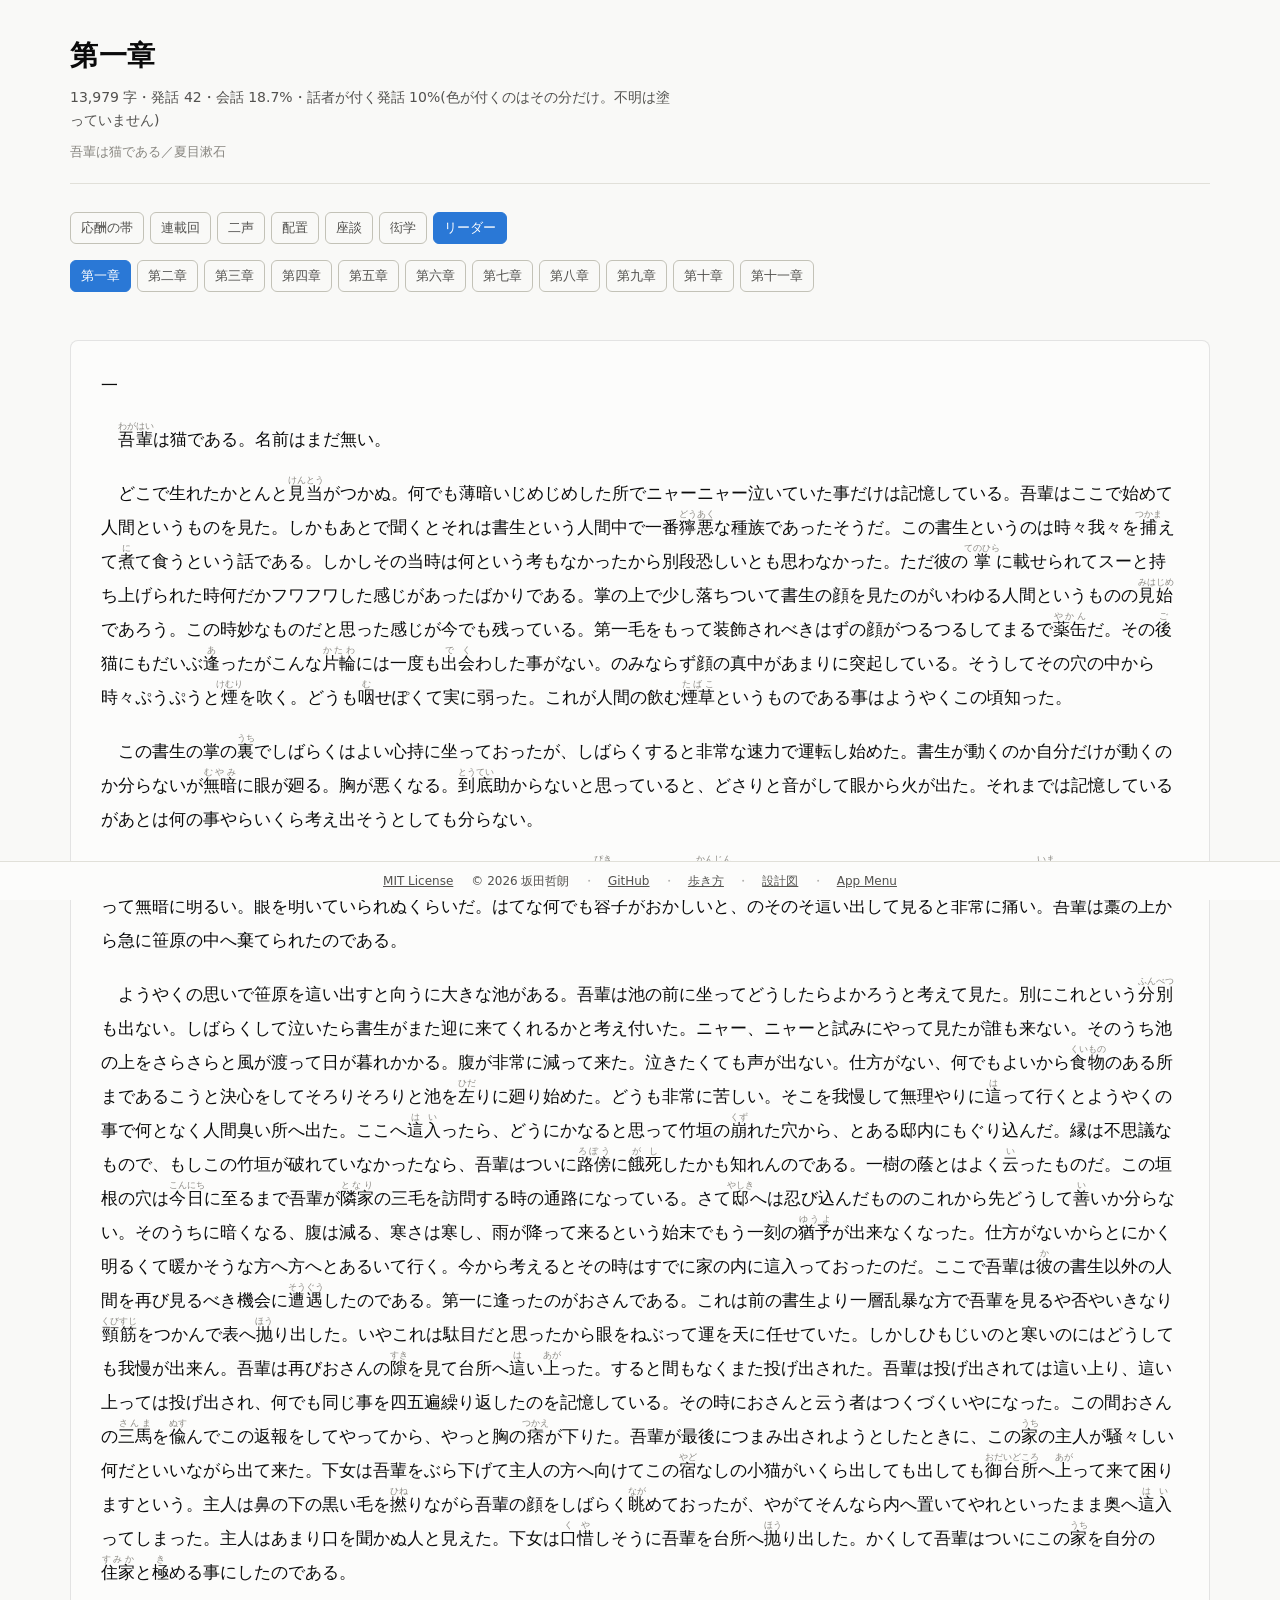
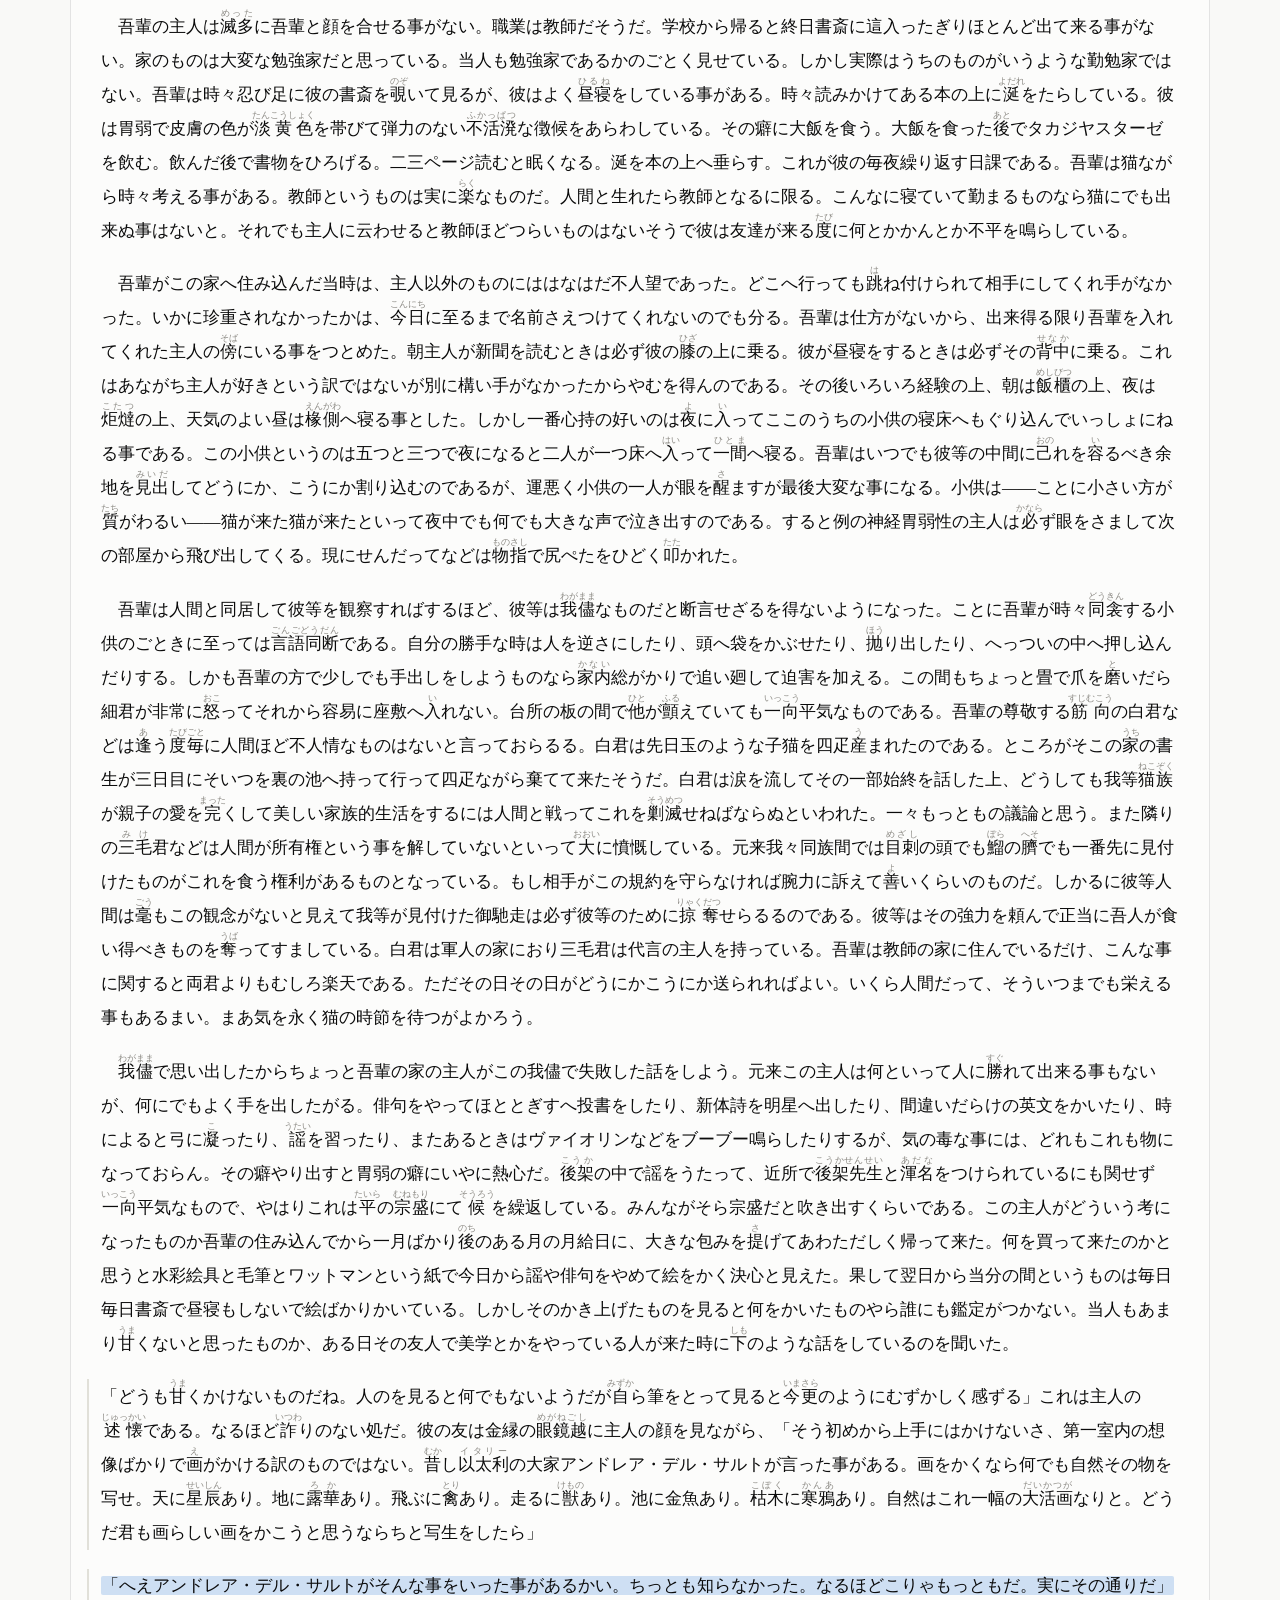
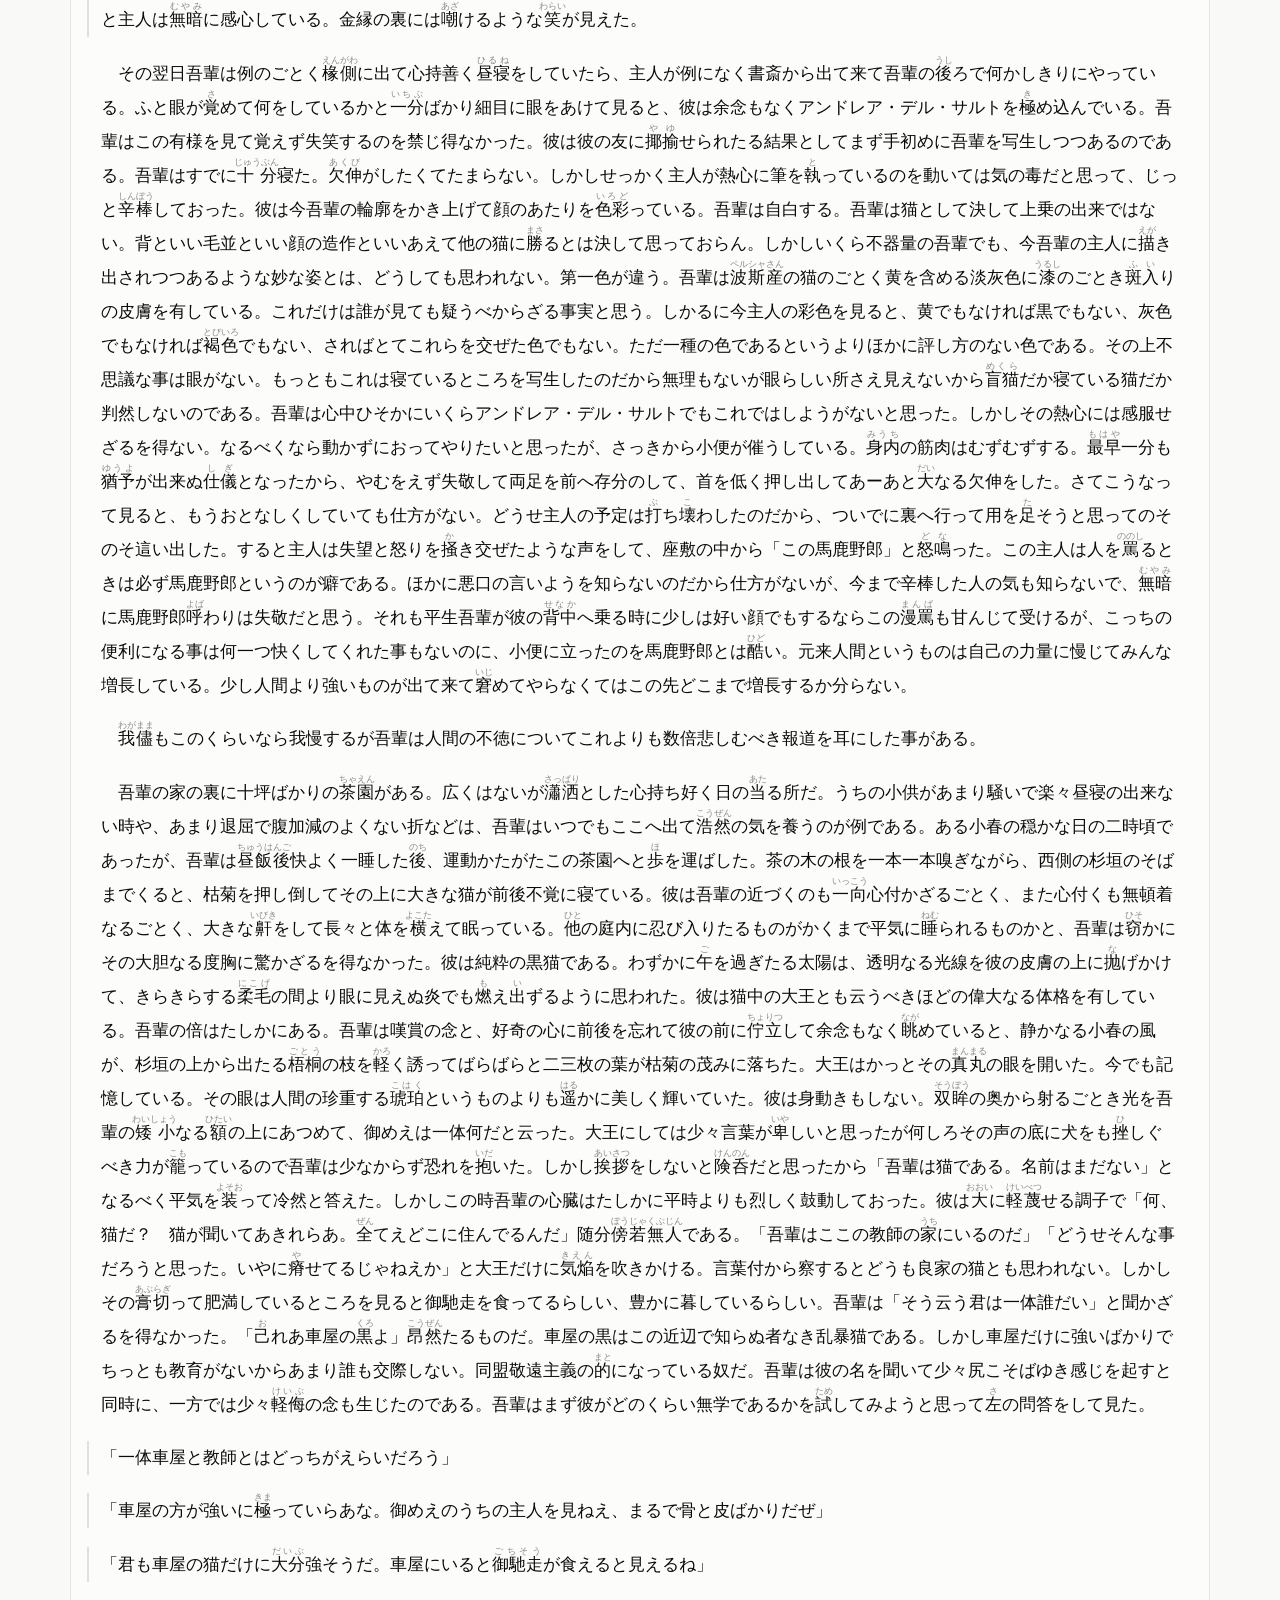
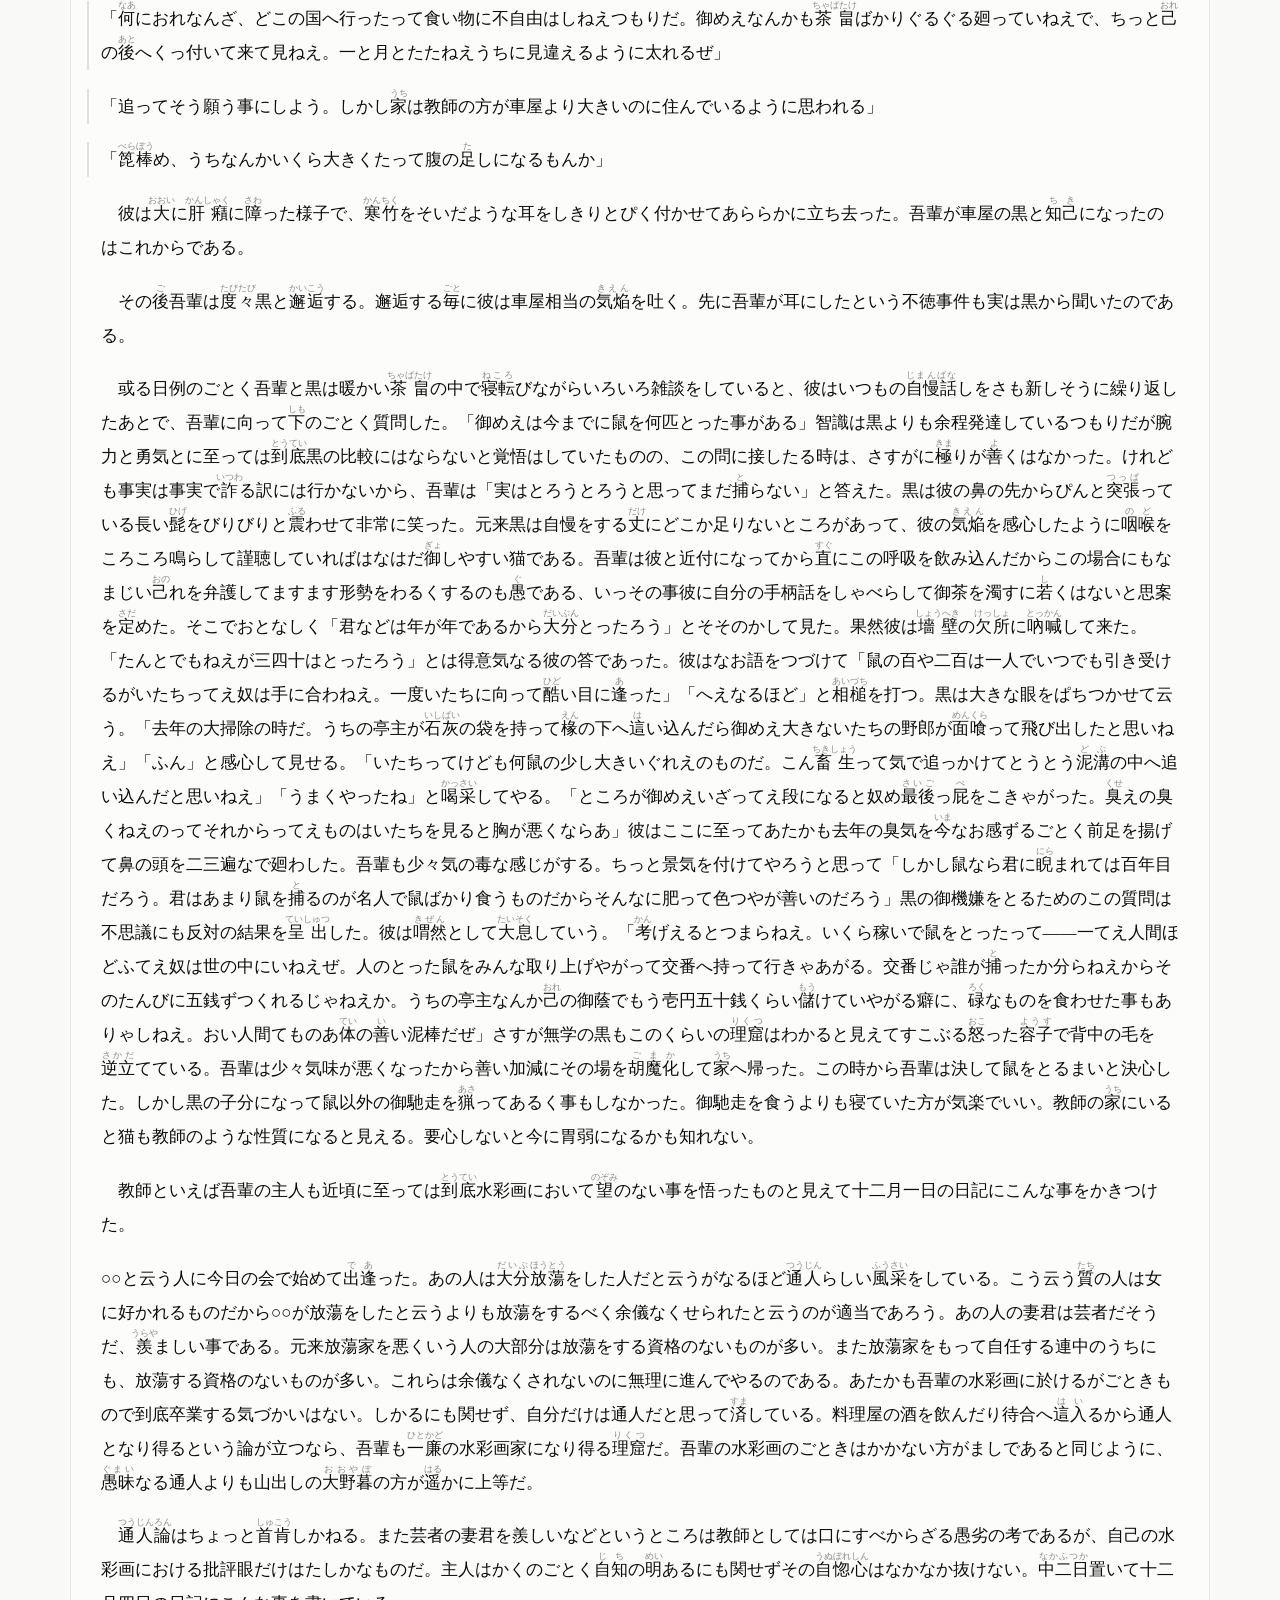
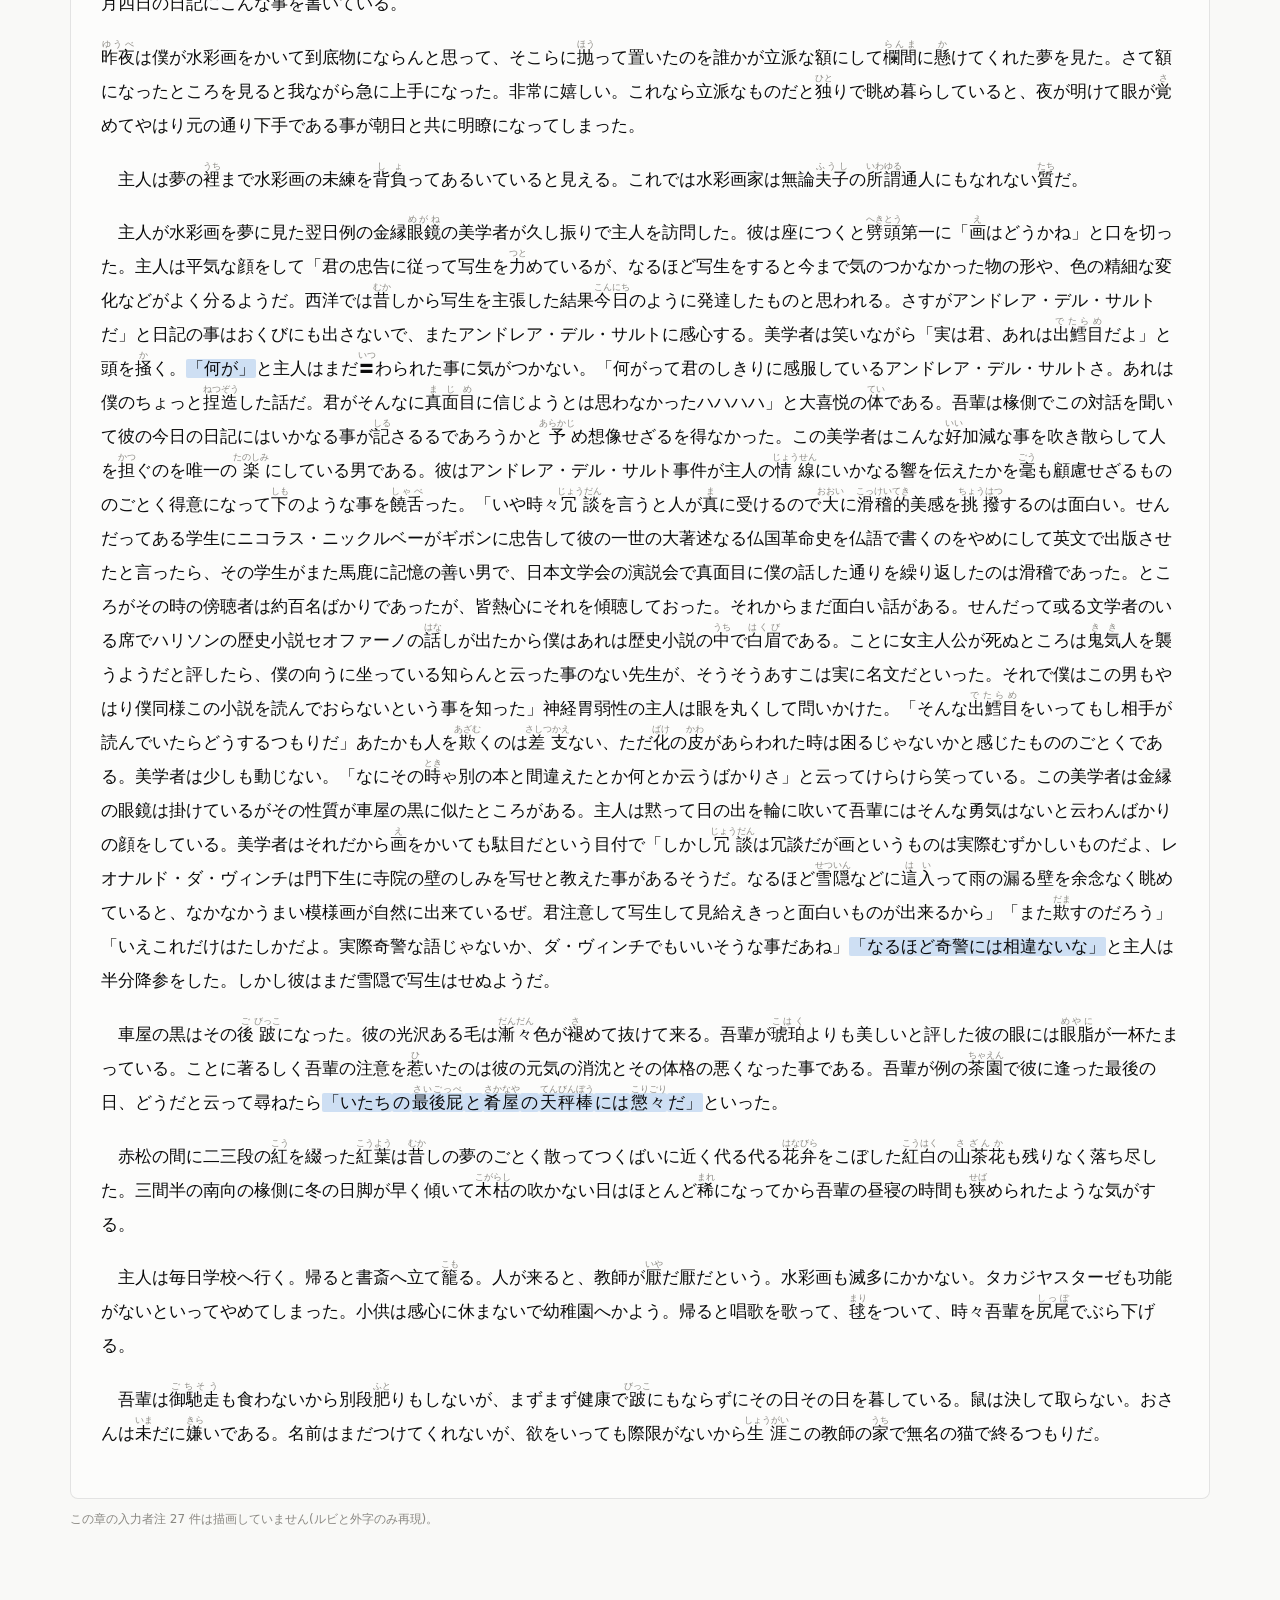
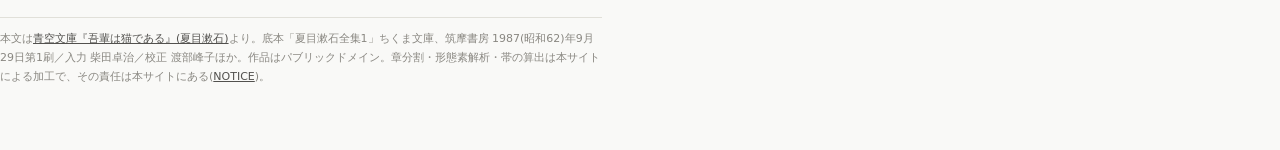
<file: web/reader.html>
<!DOCTYPE html>
<html lang="ja">
<head>
<meta charset="utf-8">
<meta name="viewport" content="width=device-width, initial-scale=1">
<title>リーダー — 猫アトラス</title>
<link rel="stylesheet" href="style.css">
</head>
<body>
<div class="wrap">

<header class="masthead">
  <h1 id="chapterTitle">リーダー</h1>
  <p id="chapterMeta"></p>
  <p class="work" id="work"></p>
</header>

<nav class="chapter-nav">
  <a href="index.html">応酬の帯</a>
  <a href="chrono.html">連載回</a>
  <a href="futakoe.html">二声</a>
  <a href="haichi.html">配置</a>
  <a href="zadan.html">座談</a>
  <a href="gendaku.html">衒学</a>
  <a href="reader.html?ch=1" aria-current="page">リーダー</a>
</nav>
<div class="chapter-nav" id="nav"></div>
<p class="readout" id="jumped" role="status" aria-live="polite"></p>

<div class="reader" id="body"></div>

<p class="readout muted" id="limits"></p>

</div>

<p class="attr">本文は<a href="https://www.aozora.gr.jp/cards/000148/card789.html">青空文庫『吾輩は猫である』(夏目漱石)</a>より。底本「夏目漱石全集1」ちくま文庫、筑摩書房 1987(昭和62)年9月29日第1刷／入力 柴田卓治／校正 渡部峰子ほか。作品はパブリックドメイン。章分割・形態素解析・帯の算出は本サイトによる加工で、その責任は本サイトにある(<a href="https://github.com/twill3c/neko-atlas/blob/master/NOTICE">NOTICE</a>)。</p>

<footer class="site">
  <a href="https://github.com/twill3c/neko-atlas/blob/master/LICENSE">MIT License</a>
  <span>© 2026 坂田哲朗</span>
  <span class="fsep">・</span><a href="https://github.com/twill3c/neko-atlas">GitHub</a>
  <span class="fsep">・</span><a href="https://claude.ai/code/artifact/c3048f58-cbf5-4e1b-a496-c51c121341f5">歩き方</a>
  <span class="fsep">・</span><a href="https://claude.ai/code/artifact/ae20ea82-2023-488d-8b1d-e463c3ca7f11">設計図</a>
  <span class="fsep">・</span><a href="https://app-menu-amber.vercel.app/">App Menu</a>
</footer>

<script src="reader.js"></script>
</body>
</html>
</file>
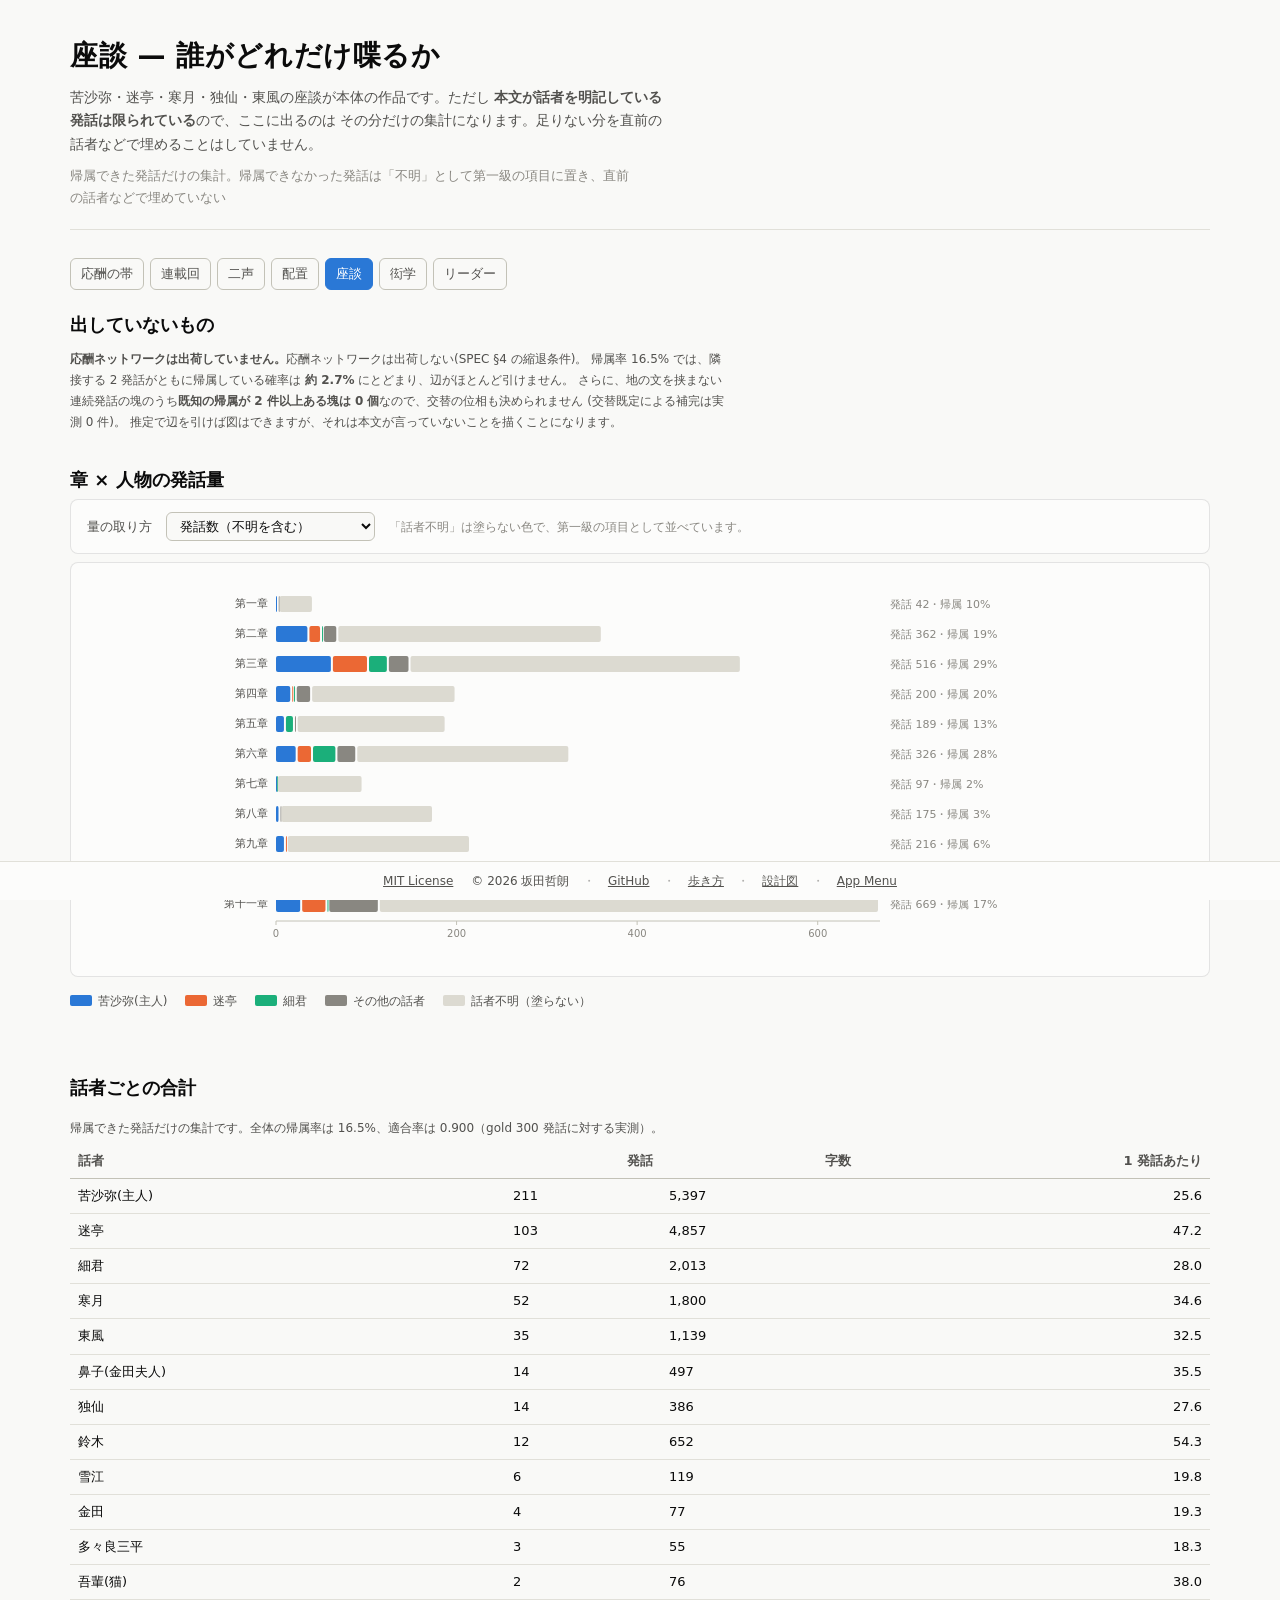
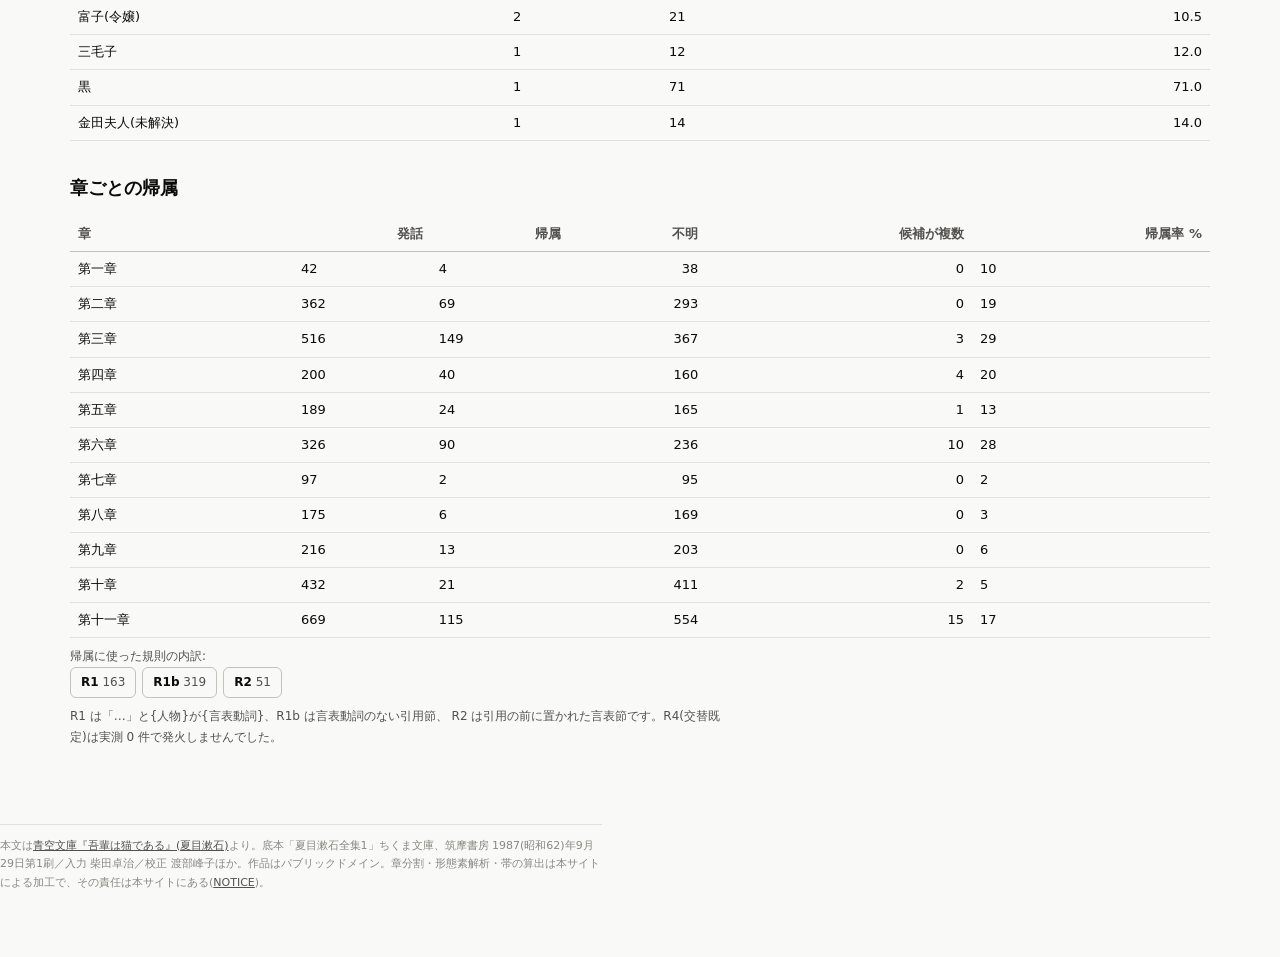
<file: web/zadan.html>
<!DOCTYPE html>
<html lang="ja">
<head>
<meta charset="utf-8">
<meta name="viewport" content="width=device-width, initial-scale=1">
<title>座談 — 猫アトラス</title>
<link rel="stylesheet" href="style.css">
</head>
<body>
<div class="wrap">

<header class="masthead">
  <h1>座談 — 誰がどれだけ喋るか</h1>
  <p>苦沙弥・迷亭・寒月・独仙・東風の座談が本体の作品です。ただし
     <strong>本文が話者を明記している発話は限られている</strong>ので、ここに出るのは
     その分だけの集計になります。足りない分を直前の話者などで埋めることはしていません。</p>
  <p class="work" id="note"></p>
</header>

<nav class="chapter-nav">
  <a href="index.html">応酬の帯</a>
  <a href="chrono.html">連載回</a>
  <a href="futakoe.html">二声</a>
  <a href="haichi.html">配置</a>
  <a href="zadan.html" aria-current="page">座談</a>
  <a href="gendaku.html">衒学</a>
  <a href="reader.html?ch=1">リーダー</a>
</nav>

<section style="margin-top:20px">
  <h2>出していないもの</h2>
  <div id="degraded"></div>
</section>

<section>
  <h2>章 × 人物の発話量</h2>
  <div class="filters">
    <label for="metric">量の取り方</label>
    <select id="metric">
      <option value="utterances">発話数（不明を含む）</option>
      <option value="chars">字数（帰属できた発話のみ）</option>
    </select>
    <span class="hint">「話者不明」は塗らない色で、第一級の項目として並べています。</span>
  </div>
  <div id="stack" class="panel"></div>
  <div class="legend" id="legend"></div>
  <div class="readout" id="readout" role="status" aria-live="polite"></div>
</section>

<section>
  <h2>話者ごとの合計</h2>
  <div id="totals"></div>
</section>

<section>
  <h2>章ごとの帰属</h2>
  <div id="bych"></div>
  <p class="note">帰属に使った規則の内訳:</p>
  <div class="issues" id="rules"></div>
  <p class="note">R1 は「…」と{人物}が{言表動詞}、R1b は言表動詞のない引用節、
    R2 は引用の前に置かれた言表節です。R4(交替既定)は実測 0 件で発火しませんでした。</p>
</section>

</div>

<p class="attr">本文は<a href="https://www.aozora.gr.jp/cards/000148/card789.html">青空文庫『吾輩は猫である』(夏目漱石)</a>より。底本「夏目漱石全集1」ちくま文庫、筑摩書房 1987(昭和62)年9月29日第1刷／入力 柴田卓治／校正 渡部峰子ほか。作品はパブリックドメイン。章分割・形態素解析・帯の算出は本サイトによる加工で、その責任は本サイトにある(<a href="https://github.com/twill3c/neko-atlas/blob/master/NOTICE">NOTICE</a>)。</p>

<footer class="site">
  <a href="https://github.com/twill3c/neko-atlas/blob/master/LICENSE">MIT License</a>
  <span>© 2026 坂田哲朗</span>
  <span class="fsep">・</span><a href="https://github.com/twill3c/neko-atlas">GitHub</a>
  <span class="fsep">・</span><a href="https://claude.ai/code/artifact/c3048f58-cbf5-4e1b-a496-c51c121341f5">歩き方</a>
  <span class="fsep">・</span><a href="https://claude.ai/code/artifact/ae20ea82-2023-488d-8b1d-e463c3ca7f11">設計図</a>
  <span class="fsep">・</span><a href="https://app-menu-amber.vercel.app/">App Menu</a>
</footer>

<script type="module" src="zadan.js"></script>
</body>
</html>
</file>
<file: web/style.css>
/* neko-atlas — 共通スタイル
   配色は dataviz スキルの参照パレットに準拠(3 スロットを all-pairs で検証済み)。 */

:root {
  color-scheme: light;
  --plane: #f9f9f7;
  --surface: #fcfcfb;
  --ink: #0b0b0b;
  --ink-2: #52514e;
  --ink-muted: #898781;
  --rule: #e1e0d9;
  --axis: #c3c2b7;
  --border: rgba(11, 11, 11, 0.1);

  /* 帯の構造色 */
  --jinomon: #d7d5cb;
  --notation: #efeee9;
  /* 会話 = 連続量(平均発話長)の一色ランプ。短い→淡、長い→濃 */
  --kaiwa-0: #cde2fb;
  --kaiwa-1: #9ec5f4;
  --kaiwa-2: #5598e7;
  --kaiwa-3: #256abf;
  --kaiwa-4: #0d366b;
  /* 詳細の交互 2 階調 */
  --alt-a: #6da7ec;
  --alt-b: #1c5cab;
  /* 話者カテゴリ(固定順・巡回させない) */
  --series-1: #2a78d6;
  --series-2: #eb6834;
  --series-3: #1baf7a;
  --series-other: #898781;
  --unpainted: #dcdad1;

  --serif: "Hiragino Mincho ProN", "Yu Mincho", "MS PMincho", serif;
  --sans: system-ui, -apple-system, "Segoe UI", sans-serif;
}

@media (prefers-color-scheme: dark) {
  :root:not([data-theme="light"]) {
    color-scheme: dark;
    --plane: #0d0d0d;
    --surface: #1a1a19;
    --ink: #ffffff;
    --ink-2: #c3c2b7;
    --ink-muted: #898781;
    --rule: #2c2c2a;
    --axis: #383835;
    --border: rgba(255, 255, 255, 0.1);
    --jinomon: #33332f;
    --notation: #232322;
    --kaiwa-0: #0d366b;
    --kaiwa-1: #184f95;
    --kaiwa-2: #2a78d6;
    --kaiwa-3: #6da7ec;
    --kaiwa-4: #b7d3f6;
    --alt-a: #2a78d6;
    --alt-b: #9ec5f4;
    --series-1: #3987e5;
    --series-2: #d95926;
    --series-3: #199e70;
    --series-other: #898781;
    --unpainted: #3a3a36;
  }
}

:root[data-theme="dark"] {
  color-scheme: dark;
  --plane: #0d0d0d;
  --surface: #1a1a19;
  --ink: #ffffff;
  --ink-2: #c3c2b7;
  --ink-muted: #898781;
  --rule: #2c2c2a;
  --axis: #383835;
  --border: rgba(255, 255, 255, 0.1);
  --jinomon: #33332f;
  --notation: #232322;
  --kaiwa-0: #0d366b;
  --kaiwa-1: #184f95;
  --kaiwa-2: #2a78d6;
  --kaiwa-3: #6da7ec;
  --kaiwa-4: #b7d3f6;
  --alt-a: #2a78d6;
  --alt-b: #9ec5f4;
  --series-1: #3987e5;
  --series-2: #d95926;
  --series-3: #199e70;
  --series-other: #898781;
  --unpainted: #3a3a36;
}

* { box-sizing: border-box; }

body {
  margin: 0;
  background: var(--plane);
  color: var(--ink);
  font-family: var(--sans);
  line-height: 1.7;
  padding-bottom: 64px;
}

.wrap { max-width: 1180px; margin: 0 auto; padding: 32px 20px 48px; }

header.masthead { border-bottom: 1px solid var(--rule); padding-bottom: 20px; margin-bottom: 28px; }
header.masthead h1 { font-size: 28px; margin: 0 0 6px; letter-spacing: 0.02em; }
header.masthead p { margin: 0; color: var(--ink-2); font-size: 14px; max-width: 68ch; }
header.masthead .work { color: var(--ink-muted); font-size: 13px; margin-top: 8px; }

/* 統計タイル */
.tiles { display: flex; flex-wrap: wrap; gap: 10px; margin: 0 0 24px; }
.tile {
  background: var(--surface); border: 1px solid var(--border); border-radius: 8px;
  padding: 12px 16px; min-width: 132px;
}
.tile .v { font-size: 24px; font-weight: 600; line-height: 1.2; }
.tile .k { font-size: 12px; color: var(--ink-2); margin-top: 2px; }

/* フィルタ行(帯の上に 1 行だけ) */
.filters {
  display: flex; flex-wrap: wrap; gap: 14px; align-items: center;
  background: var(--surface); border: 1px solid var(--border); border-radius: 8px;
  padding: 12px 16px; margin-bottom: 8px; font-size: 13px;
}
.filters label { color: var(--ink-2); }
.filters select, .filters button {
  font: inherit; font-family: var(--sans); color: var(--ink);
  background: var(--plane); border: 1px solid var(--axis); border-radius: 6px;
  padding: 5px 9px;
}
.filters .hint { color: var(--ink-muted); font-size: 12px; }

/* 帯 */
.band-list { background: var(--surface); border: 1px solid var(--border); border-radius: 8px; padding: 8px 16px 16px; }
.band-row {
  display: grid; grid-template-columns: 66px 1fr 296px; gap: 12px;
  align-items: center; padding: 7px 0; border-bottom: 1px solid var(--rule); cursor: pointer;
}
.band-row:last-child { border-bottom: none; }
.band-row:hover, .band-row:focus-visible { background: color-mix(in srgb, var(--rule) 40%, transparent); outline: none; }
.band-row[aria-expanded="true"] { background: color-mix(in srgb, var(--rule) 55%, transparent); }
.band-row .ch { font-size: 13px; color: var(--ink-2); font-variant-numeric: tabular-nums; }
.band-row canvas { width: 100%; height: 40px; display: block; }
.band-row .nums { font-size: 12px; color: var(--ink-2); font-variant-numeric: tabular-nums; }

.detail { background: var(--surface); border: 1px solid var(--border); border-radius: 8px; padding: 16px; margin-top: 12px; }
.detail h3 { margin: 0 0 4px; font-size: 15px; }
.detail p.note { margin: 0 0 12px; font-size: 12px; color: var(--ink-2); }
.detail canvas { width: 100%; display: block; cursor: pointer; }

/* 凡例 */
.legend { display: flex; flex-wrap: wrap; gap: 8px 18px; margin: 14px 0 0; font-size: 12px; color: var(--ink-2); }
.legend .item { display: flex; align-items: center; gap: 6px; }
.legend .sw { width: 22px; height: 11px; border-radius: 2px; display: inline-block; }
.ramp { display: flex; align-items: center; gap: 6px; }
.ramp .bar { display: flex; }
.ramp .bar i { width: 16px; height: 11px; display: block; }

/* 読み取り値(hover / focus の live region) */
.readout {
  margin-top: 10px; font-size: 12px; color: var(--ink-2); min-height: 20px;
  font-variant-numeric: tabular-nums;
}

/* 表ビュー */
table.tv { width: 100%; border-collapse: collapse; font-size: 13px; margin-top: 10px; }
table.tv th, table.tv td { padding: 6px 8px; border-bottom: 1px solid var(--rule); text-align: right; font-variant-numeric: tabular-nums; }
table.tv th:first-child, table.tv td:first-child { text-align: left; font-variant-numeric: normal; }
table.tv th { color: var(--ink-2); font-weight: 600; border-bottom: 1px solid var(--axis); }
.tv-wrap { overflow-x: auto; }

section { margin-top: 32px; }
section > h2 { font-size: 18px; margin: 0 0 4px; }
section > p.lede { margin: 0 0 14px; color: var(--ink-2); font-size: 14px; max-width: 74ch; }

/* リーダー */
.reader { background: var(--surface); border: 1px solid var(--border); border-radius: 8px; padding: 28px 30px; }
.reader p {
  font-family: var(--serif); font-size: 17px; line-height: 2.0; margin: 0 0 1.1em;
  text-indent: 0;
}
.reader p.kaiwa-lead { border-left: 2px solid var(--rule); padding-left: 12px; margin-left: -14px; }
.reader ruby rt { font-size: 0.5em; color: var(--ink-muted); }
.reader mark {
  background: color-mix(in srgb, var(--series-1) 22%, transparent);
  color: inherit; border-radius: 2px; padding: 0 1px;
}
.reader .anchor { scroll-margin-top: 80px; }
.reader p.hit { background: color-mix(in srgb, var(--series-2) 16%, transparent); border-radius: 3px; }

.chapter-nav { display: flex; flex-wrap: wrap; gap: 6px; margin-bottom: 16px; }
.chapter-nav a {
  font-size: 13px; padding: 4px 10px; border: 1px solid var(--axis); border-radius: 6px;
  color: var(--ink-2); text-decoration: none;
}
.chapter-nav a[aria-current="page"] { background: var(--series-1); border-color: var(--series-1); color: #fff; }

footer.site {
  position: fixed; left: 0; right: 0; bottom: 0; background: var(--surface);
  border-top: 1px solid var(--rule); font-size: 12px; color: var(--ink-2);
  padding: 9px 20px; display: flex; gap: 18px; flex-wrap: wrap; justify-content: center;
}
footer.site a { color: var(--ink-2); }

a { color: var(--series-1); }
.muted { color: var(--ink-muted); }

/* --- L5 のビュー共通 ------------------------------------------------------ */
:root { --jinomon-strong: #a8a496; }
@media (prefers-color-scheme: dark) { :root:not([data-theme="light"]) { --jinomon-strong: #6b675c; } }
:root[data-theme="dark"] { --jinomon-strong: #6b675c; }

.note { font-size: 12px; color: var(--ink-2); margin: 8px 0 0; max-width: 86ch; line-height: 1.75; }

/* 底本表記(青空文庫)。固定フッタの直上に置き、全ページで同一文言にする */
p.attr {
  font-size: 11px; color: var(--ink-muted); line-height: 1.7;
  max-width: 86ch; margin: 28px 0 0; padding-top: 12px; border-top: 1px solid var(--rule);
}
p.attr a { color: var(--ink-2); }
h3 { font-size: 15px; }

.issues { display: flex; flex-wrap: wrap; gap: 6px; margin-bottom: 8px; }
.issue {
  font-size: 12px; padding: 4px 10px; border: 1px solid var(--axis); border-radius: 6px;
  color: var(--ink-2); font-variant-numeric: tabular-nums;
}
.issue b { color: var(--ink); font-weight: 600; }

#scatter svg, #isolation svg, #rolling svg, #dispersion svg { background: var(--surface); border-radius: 6px; }
#scatter, #isolation, #rolling, #dispersion {
  background: var(--surface); border: 1px solid var(--border); border-radius: 8px;
  padding: 10px; overflow-x: auto;
}
#scatter text[tabindex]:focus-visible, circle[tabindex]:focus-visible,
rect[tabindex]:focus-visible { outline: 2px solid var(--series-1); outline-offset: 2px; }

table.tv caption { caption-side: top; text-align: left; font-size: 12px; color: var(--ink-2); padding-bottom: 6px; }

/* 対比バー */
.pair { display: grid; grid-template-columns: 148px 1fr 1fr; gap: 10px; align-items: center; padding: 3px 0; }
.pair.head { color: var(--ink-2); font-size: 12px; border-top: 1px solid var(--rule); margin-top: 6px; padding-top: 6px; }
.pair .pk { font-size: 12px; color: var(--ink-2); }
.pair .pb { display: flex; align-items: center; gap: 8px; font-size: 12px; font-variant-numeric: tabular-nums; }
.pair .pb i { height: 10px; border-radius: 2px; display: block; min-width: 1px; }
.panel { background: var(--surface); border: 1px solid var(--border); border-radius: 8px; padding: 14px 16px; }
.cols { display: grid; grid-template-columns: repeat(auto-fit, minmax(320px, 1fr)); gap: 14px; }
.cols h3 { margin: 0 0 8px; }
.ev { font-family: var(--serif); color: var(--ink-2); font-size: 12px; }
table.tv td .ev { white-space: normal; }
table.tv td:nth-child(6) { text-align: left; max-width: 460px; }
table.tv td:nth-child(7), table.tv td:nth-child(2), table.tv td:nth-child(3) { text-align: left; }

/* fleet: フッタ区切り。規約の並び「MIT License © 2026 坂田哲朗 ・ GitHub ・ … 」の「・」。
   CSS の ::before では innerText に出ず検品器から見えないので、文字として置いてある。
   ここでは色と詰めだけを与える(flex の gap があるぶん、左右を負で詰める)。 */
.fsep {
  color: currentColor;
  opacity: 0.45;
  margin: 0 -0.3rem;
  user-select: none;
}
</file>
